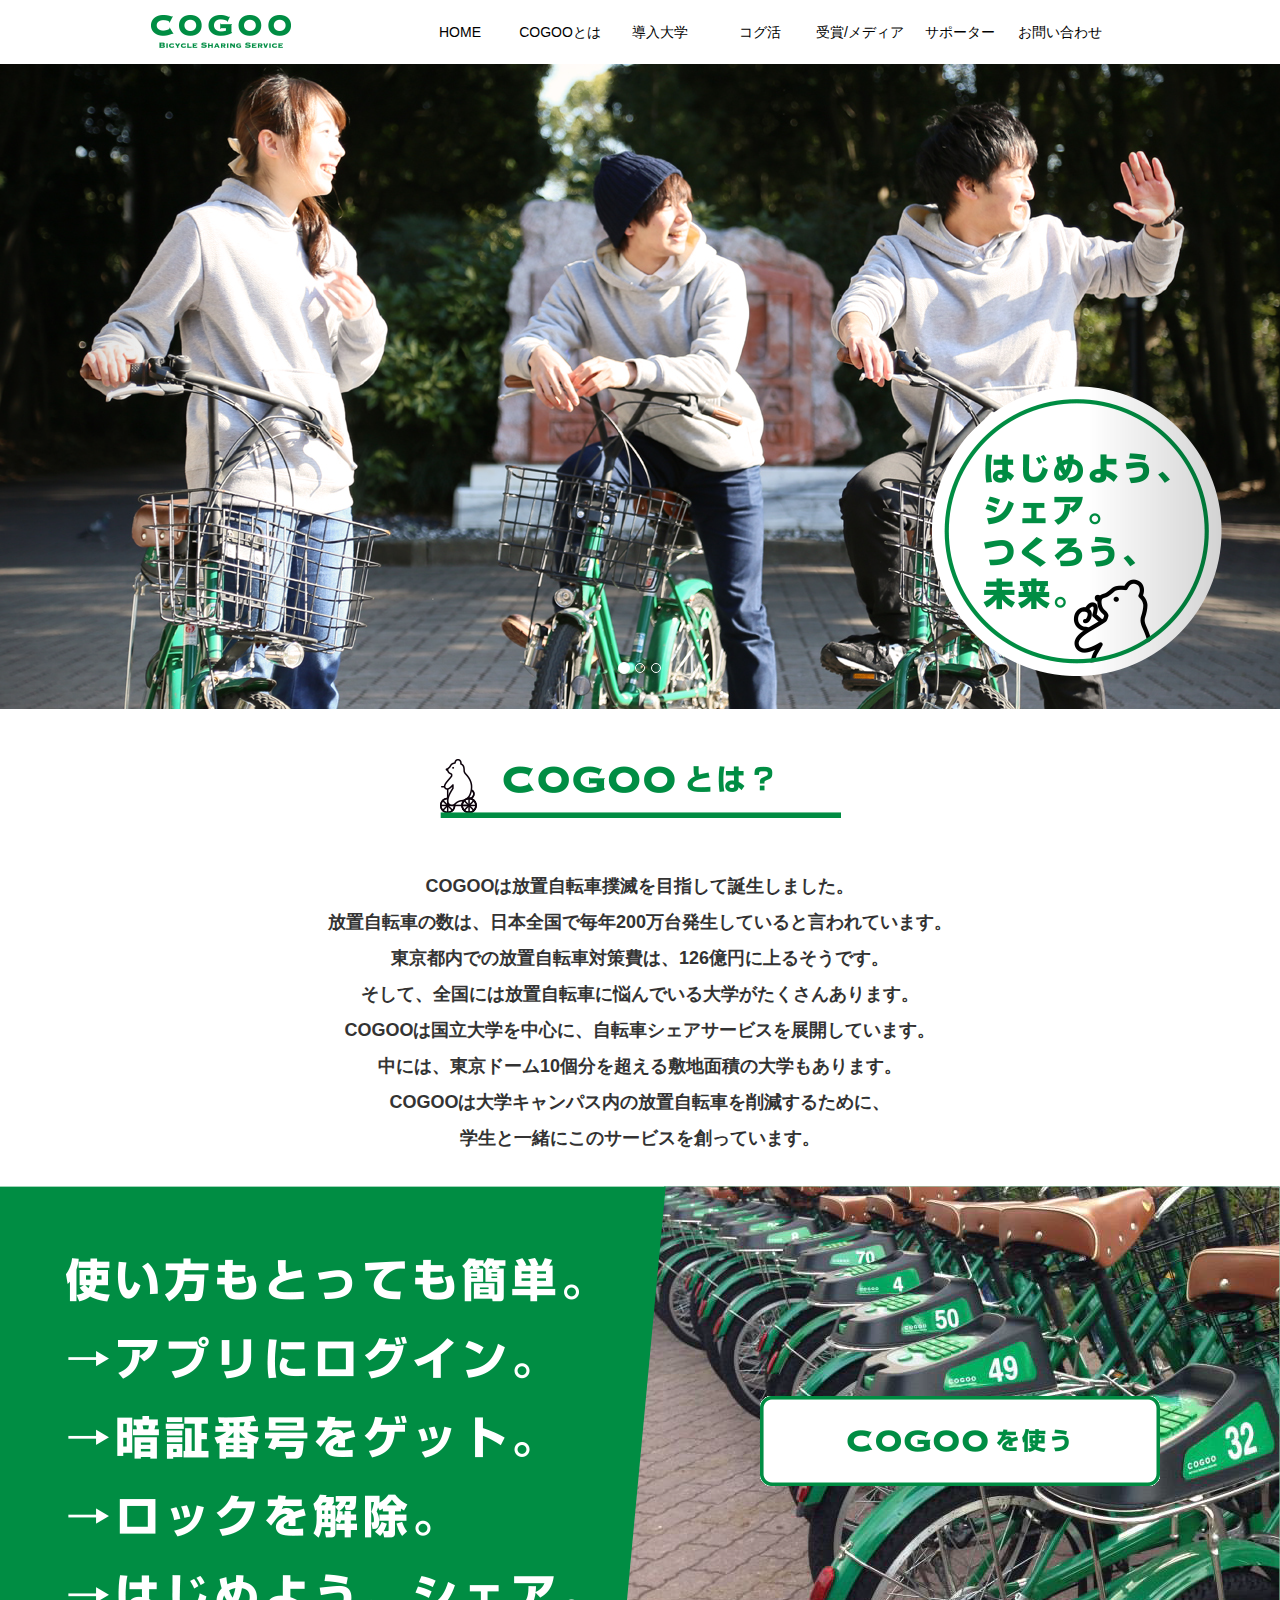
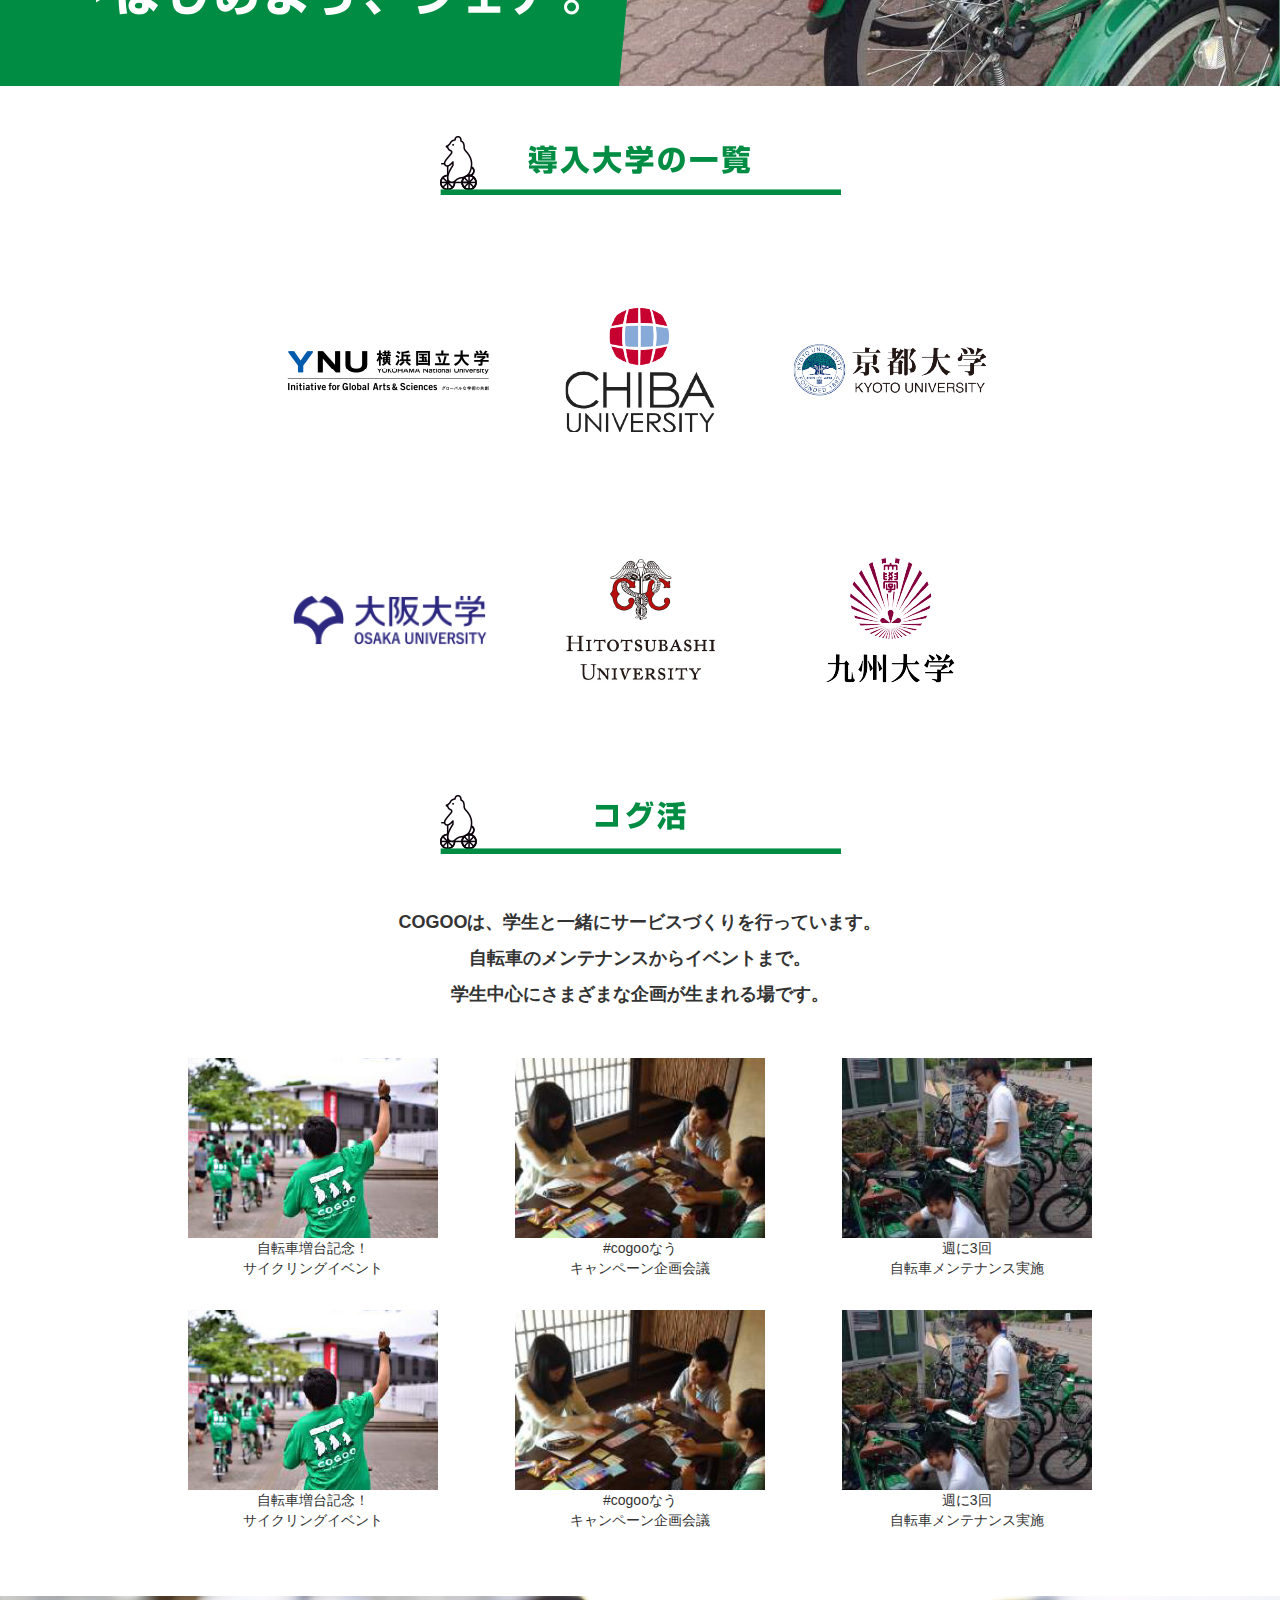
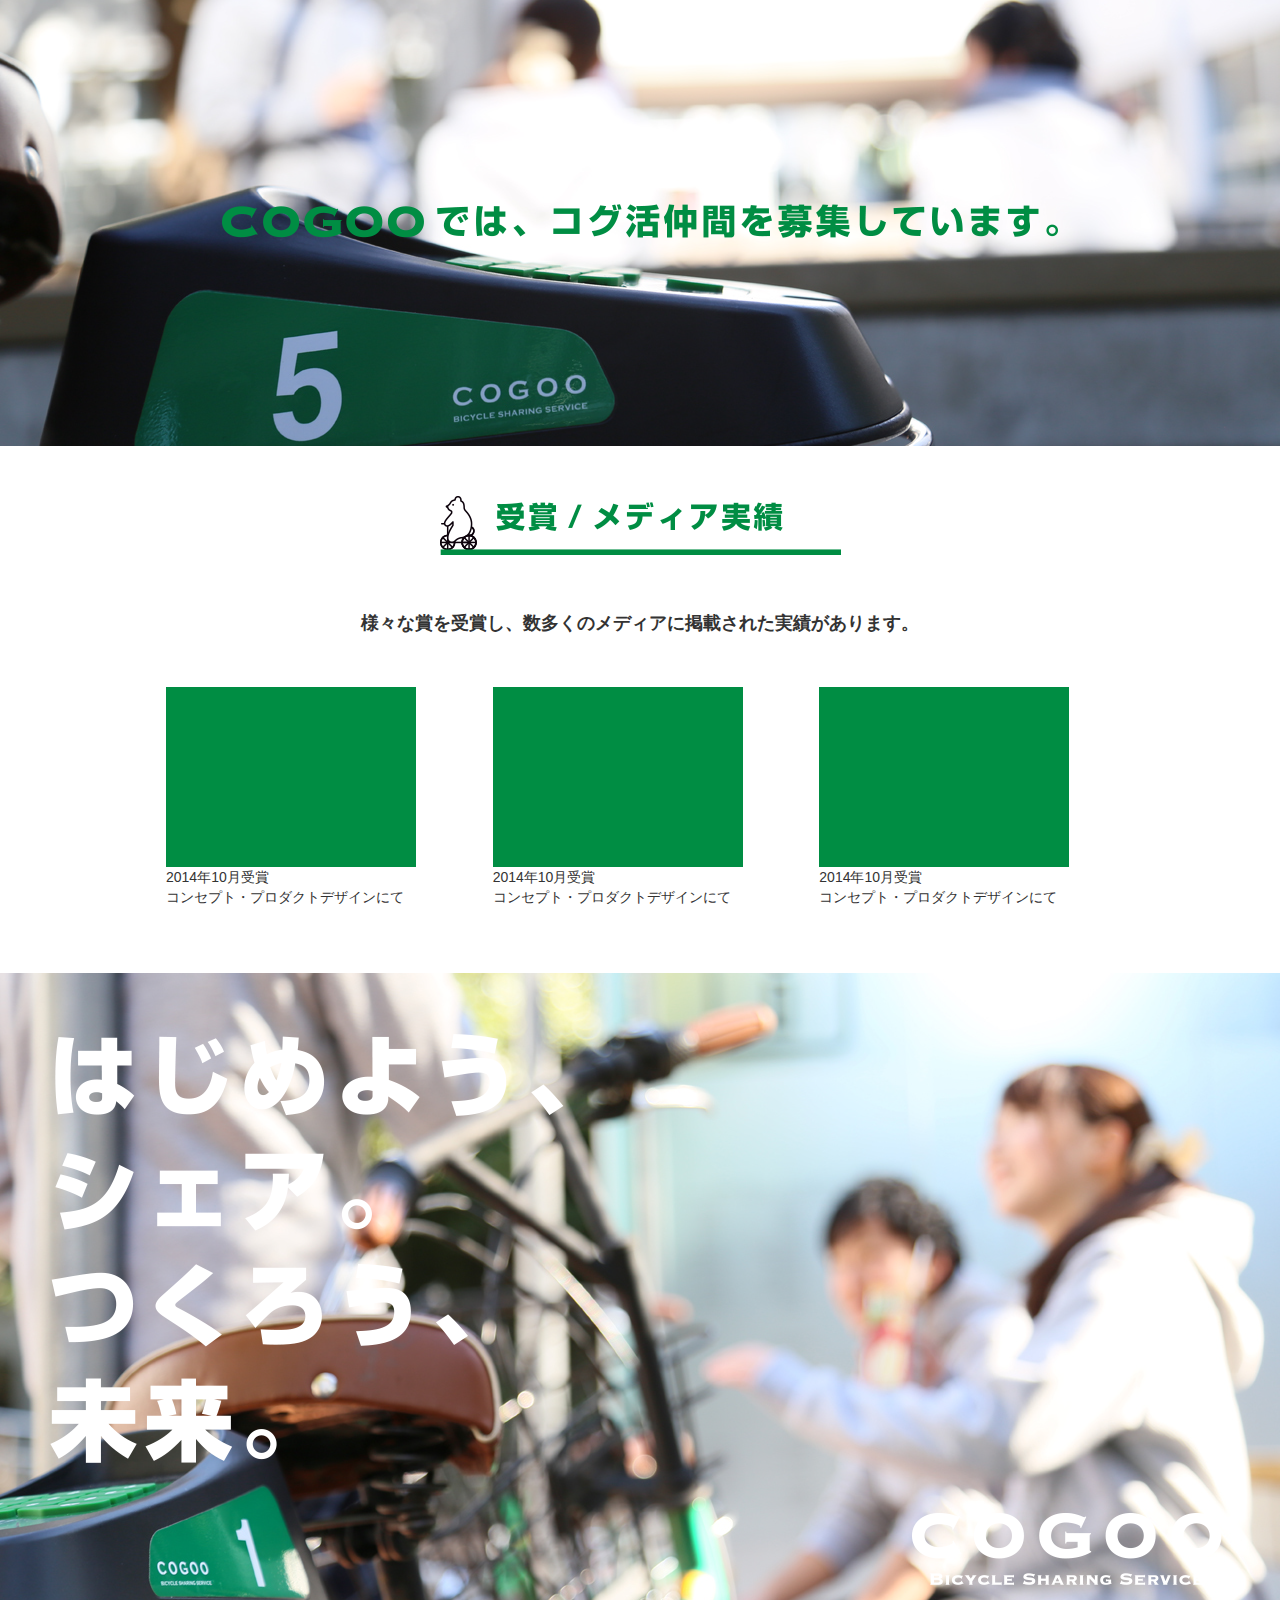
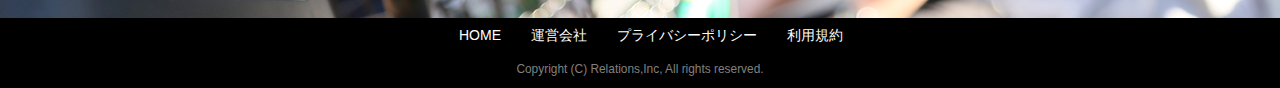
<file: index.html>
<!doctype html>
<html lang="ja">
<head>
  <meta charset="utf-8">
  <title>COGOO</title>
  <meta name="description" content="携帯端末を活用した全く新しい自転車シェアサービスCOGOOのウェブサイトです。" />
  <meta name="keyword" content="COGOO,コグー,リレーションズ株式会社,Relations Inc,シェア,シェアサイクル,コミュニティサイクル,大学,サポーター," />

  <link href="style.css" rel="stylesheet" type="text/css">
  <link href="css/bootstrap.min.css" rel="stylesheet">
  <script type="text/javascript" src="http://ajax.googleapis.com/ajax/libs/jquery/1.9.1/jquery.min.js"></script>
  <script type="text/javascript" src="script.js"></script>
</head>

<body>
  <!-- jQuery (necessary for Bootstrap's JavaScript plugins) -->
  <script src="https://ajax.googleapis.com/ajax/libs/jquery/1.11.1/jquery.min.js"></script>
  <!-- Include all compiled plugins (below), or include individual files as needed -->
  <script src="js/bootstrap.min.js"></script>

<!-- メニューバー -->
  <div id="menu">
    <div id="menu_outer">
      <div id="menu_inner">
        <ul class="menu_list">
          <li class="logo">
            <a href="index.html" class="logo">
              <div id="logo">
                <img src="./img/logo2.png">
              </div>
            </a>
          </li>
          <li>
            <ul class="menu_list" id="menu_name">
              <li class="home">
                <a href="index.html">HOME</a>
              </li>
              <li class="sub">
                <a href="index.html#title_about" class="index-navigation">COGOOとは</a>
              </li>
              <li class="sub">
                <a href="index.html#title_univ" class="index-navigation">導入大学</a>
              </li>
              <li class="cogukatsu">
                <a href="index.html#title_students" class="index-navigation">コグ活</a>
              </li>
              <li class="award">
                <a href="index.html#title_award" class="index-navigation">受賞/メディア</a>
              </li>
              <li class="supporter">
                <a href="supporter.html">サポーター</a>
              </li>
              <li class="contact">
                <a href="contact.html">お問い合わせ</a>
              </li>
            </ul>
          </li>
        </ul>
      </div>
    </div>
  </div>

<!-- トップ画像 -->
  <div class="block_outer">
    <!-- bootstrapのカルーセル -->
    <div id="myCarousel" class="carousel slide" data-ride="carousel" data-interval="2500">
      <!-- インジケータ(カルーセル下部の三つ表示されているスライド枚数を示す丸いアイコン) -->
      <ol class="carousel-indicators">
        <li data-target="#myCarousel" data-slide-to="0" class="active"></li>
        <li data-target="#myCarousel" data-slide-to="1"></li>
        <li data-target="#myCarousel" data-slide-to="2"></li>
      </ol>
      <!-- カルーセルのスライドするコンテンツ部分 -->
      <div class="carousel-inner">
        <div class="item active">
          <img src="./img/home_top1.png" alt="First slide">
          <div class="container">
          </div>
        </div>
        <div class="item">
          <img src="./img/home_top2.png" alt="Second slide">
          <div class="container">
          </div>
        </div>
        <div class="item">
          <img src="./img/home_top3.png" alt="Third slide">
          <div class="container">
          </div>
        </div>
      </div>
      <!-- カルーセルの[次へ][前へ]を操作するコントロールボタン -->
      <a class="left carousel-control" href="#myCarousel" role="button" data-slide="prev"><span class="fa fa-angle-left"></span></a>
      <a class="right carousel-control" href="#myCarousel" role="button" data-slide="next"><span class="fa fa-angle-right"></span></a>
    </div>
  </div>

<!-- COGOOとは -->
  <div class="block_outer">
    <!-- タイトル画像 -->
    <div id="title_about" class="block_title">
    </div>

    <div id="message">
      COGOOは放置自転車撲滅を目指して誕生しました。<br/>
      放置自転車の数は、日本全国で毎年200万台発生していると言われています。<br/>
      東京都内での放置自転車対策費は、126億円に上るそうです。<br/>
      そして、全国には放置自転車に悩んでいる大学がたくさんあります。<br/>
      COGOOは国立大学を中心に、自転車シェアサービスを展開しています。<br/>
      中には、東京ドーム10個分を超える敷地面積の大学もあります。<br/>
      COGOOは大学キャンパス内の放置自転車を削減するために、<br/>
      学生と一緒にこのサービスを創っています。<br/>
    </div>
  </div>

<!-- COGOOを使うボタン -->
  <div id="use_cogoo" class="block">
    <div id="use_cogoo_btn">
      <a href="https://cogoo.jp/sp/" target="_blank"><img src="./img/btn_use_cogoo.png"></a>
    </div>
  </div>

<!-- 導入大学一覧 -->
  <div class="block_outer">
    <div id="title_univ" class="block_title">
    </div>

    <div>
    <!-- align=center をcssファイルの方に書くと効かなかった -->
      <table align="center">
        <tr>
          <td><img src="./img/univ_yokokoku.png"></td>
          <td><img src="./img/univ_chiba.png"></td>
          <td><img src="./img/univ_kyoto.png"></td>
        </tr>
        <tr>
          <td><img src="./img/univ_osaka.png"></td>
          <td><img src="./img/univ_hitotsubashi.png"></td>
          <td><img src="./img/univ_kyushu.png"></td>
        </tr>
      </table>
    </div>
  </div>

<!-- コグ活 -->
  <div class="block_outer">
    <div id="title_students" class="block_title">
    </div>

    <div id=message>
      COGOOは、学生と一緒にサービスづくりを行っています。<br/>
      自転車のメンテナンスからイベントまで。<br/>
      学生中心にさまざまな企画が生まれる場です。
    </div>

    <div id="cogukatsu">
      <table class="activity">
        <tr>
          <td><img src="./img/activity1.jpg"><br>
            自転車増台記念！<br/>サイクリングイベント</td>
          <td><img src="./img/activity2.jpg"><br>
            #cogooなう<br/>キャンペーン企画会議</td>
          <td><img src="./img/activity3.jpg"><br>
            週に3回<br/>自転車メンテナンス実施</td>
        </tr>
        <tr>
          <td><img src="./img/activity1.jpg"><br>
            自転車増台記念！<br/>サイクリングイベント</td>
          <td><img src="./img/activity2.jpg"><br>
            #cogooなう<br/>キャンペーン企画会議</td>
          <td><img src="./img/activity3.jpg"><br>
            週に3回<br/>自転車メンテナンス実施</td>
        </tr>
      </table>
    </div>
  </div>

<!-- コグ活仲間募集 -->
  <div clas="block_outer">
    <div id="cogukatsu_mate" class="block"></div>
  </div>

<!-- 受賞履歴 -->
  <div class="block_outer">
    <div id="title_award" class="block_title">
    </div>

    <div id="message">
      様々な賞を受賞し、数多くのメディアに掲載された実績があります。
    </div>

    <div id="award">
      <table class="activity">
        <tr>
          <td><img src="./img/media1.png"><br>
            2014年10月受賞<br>コンセプト・プロダクトデザインにて</td>
          <td><img src="./img/media1.png"><br>
            2014年10月受賞<br>コンセプト・プロダクトデザインにて</td>
          <td><img src="./img/media1.png"><br>
            2014年10月受賞<br>コンセプト・プロダクトデザインにて</td>
        </tr>
      </table>
    </div>
  </div>

<!-- フッターイメージ -->
  <div clas="block_outer">
    <div id="footer_img" class="block"></div>
  </div>

<!-- フッター -->
  <div id="footer">
    <ul>
  　　 <li><a href="index.html">HOME</a></li>
      <li><a href="http://www.relationsgroup.co.jp" target="_blank">運営会社</a></li>
      <li><a href="p_policy.html">プライバシーポリシー</a></li>
      <li><a href="u_policy.html">利用規約</a></li>
    </ul>
  </diV>
  <div id="copy">
      <small>Copyright (C) Relations,Inc, All rights reserved.</small>
  </div>

</body>
</html>
</file>
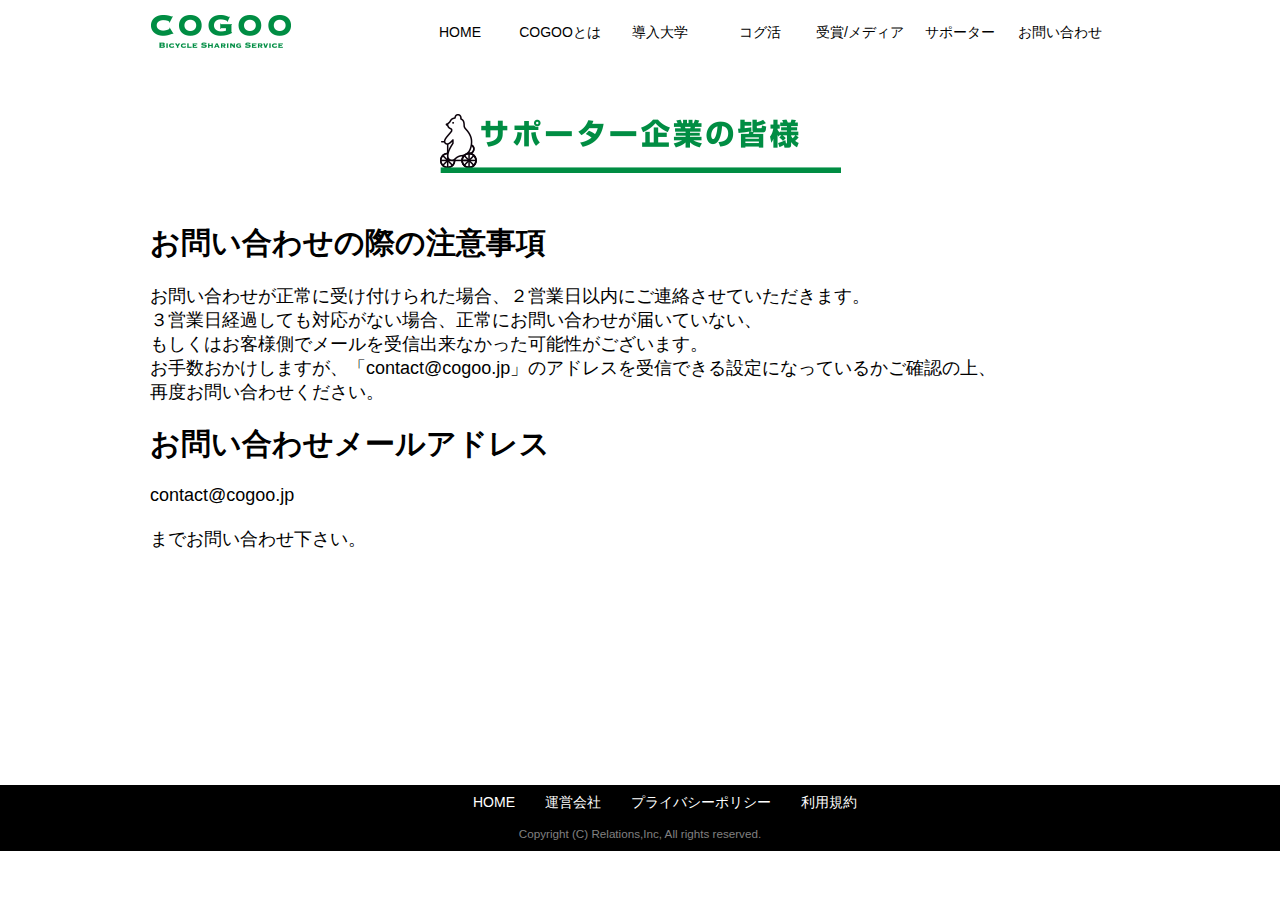
<file: contact.html>
<!doctype html>
<html lang="ja">
<head>
  <meta charset="utf-8">
  <title>COGOO</title>
  <meta name="description" content="携帯端末を活用した全く新しい自転車シェアサービスCOGOOのウェブサイトです。" />
  <meta name="keyword" content="COGOO,コグー,リレーションズ株式会社,Relations Inc,シェア,シェアサイクル,コミュニティサイクル,大学,サポーター," />

  <link href="style.css" rel="stylesheet" type="text/css">
  <script type="text/javascript" src="http://ajax.googleapis.com/ajax/libs/jquery/1.9.1/jquery.min.js"></script>
  <script type="text/javascript" src="script.js"></script>
</head>

<body>
  <div id="menu">
    <div id="menu_outer">
      <div id="menu_inner">
        <ul class="menu_list">
          <li class="logo">
            <a href="index.html" class="logo">
              <div id="logo">
                <img src="./img/logo2.png">
              </div>
            </a>
          </li>
          <li>
            <ul class="menu_list" id="menu_name">
              <li class="home">
                <a href="index.html">HOME</a>
              </li>
              <li class="sub">
                <a href="index.html#title_about" class="index-navigation">COGOOとは</a>
              </li>
              <li class="sub">
                <a href="index.html#title_univ" class="index-navigation">導入大学</a>
              </li>
              <li class="cogukatsu">
                <a href="index.html#title_students" class="index-navigation">コグ活</a>
              </li>
              <li class="award">
                <a href="index.html#title_award" class="index-navigation">受賞/メディア</a>
              </li>
              <li class="supporter">
                <a href="supporter.html">サポーター</a>
              </li>
              <li class="contact">
                <a href="contact.html">お問い合わせ</a>
              </li>
            </ul>
          </li>
        </ul>
      </div>
    </div>
  </div>

  <div class="block_outer">
    <div id="title_supporter" class="block_title">
    </div>

    <div id="contact">
      <h1>お問い合わせの際の注意事項</h1>
      <p>お問い合わせが正常に受け付けられた場合、２営業日以内にご連絡させていただきます。<br>
      ３営業日経過しても対応がない場合、正常にお問い合わせが届いていない、<br>
      もしくはお客様側でメールを受信出来なかった可能性がございます。<br>
      お手数おかけしますが、「contact@cogoo.jp」のアドレスを受信できる設定になっているかご確認の上、<br>
      再度お問い合わせください。</p>
      <h1>お問い合わせメールアドレス</h1>
      <p>
      contact@cogoo.jp
      <br/>
      <br/>
      までお問い合わせ下さい。
      </p>
      <br/>
    </div>
  </div>


  <!-- フッター -->
  <div id="footer">
    <ul>
      <li><a href="index.html">HOME</a></li>
      <li><a href="http://www.relationsgroup.co.jp" target="_blank">運営会社</a></li>
      <li><a href="p_policy.html">プライバシーポリシー</a></li>
      <li><a href="u_policy.html">利用規約</a></li>
    </ul>
  </diV>
  <div id="copy">
    <small>Copyright (C) Relations,Inc, All rights reserved.</small>
  </div>
</body>
</html>
</file>
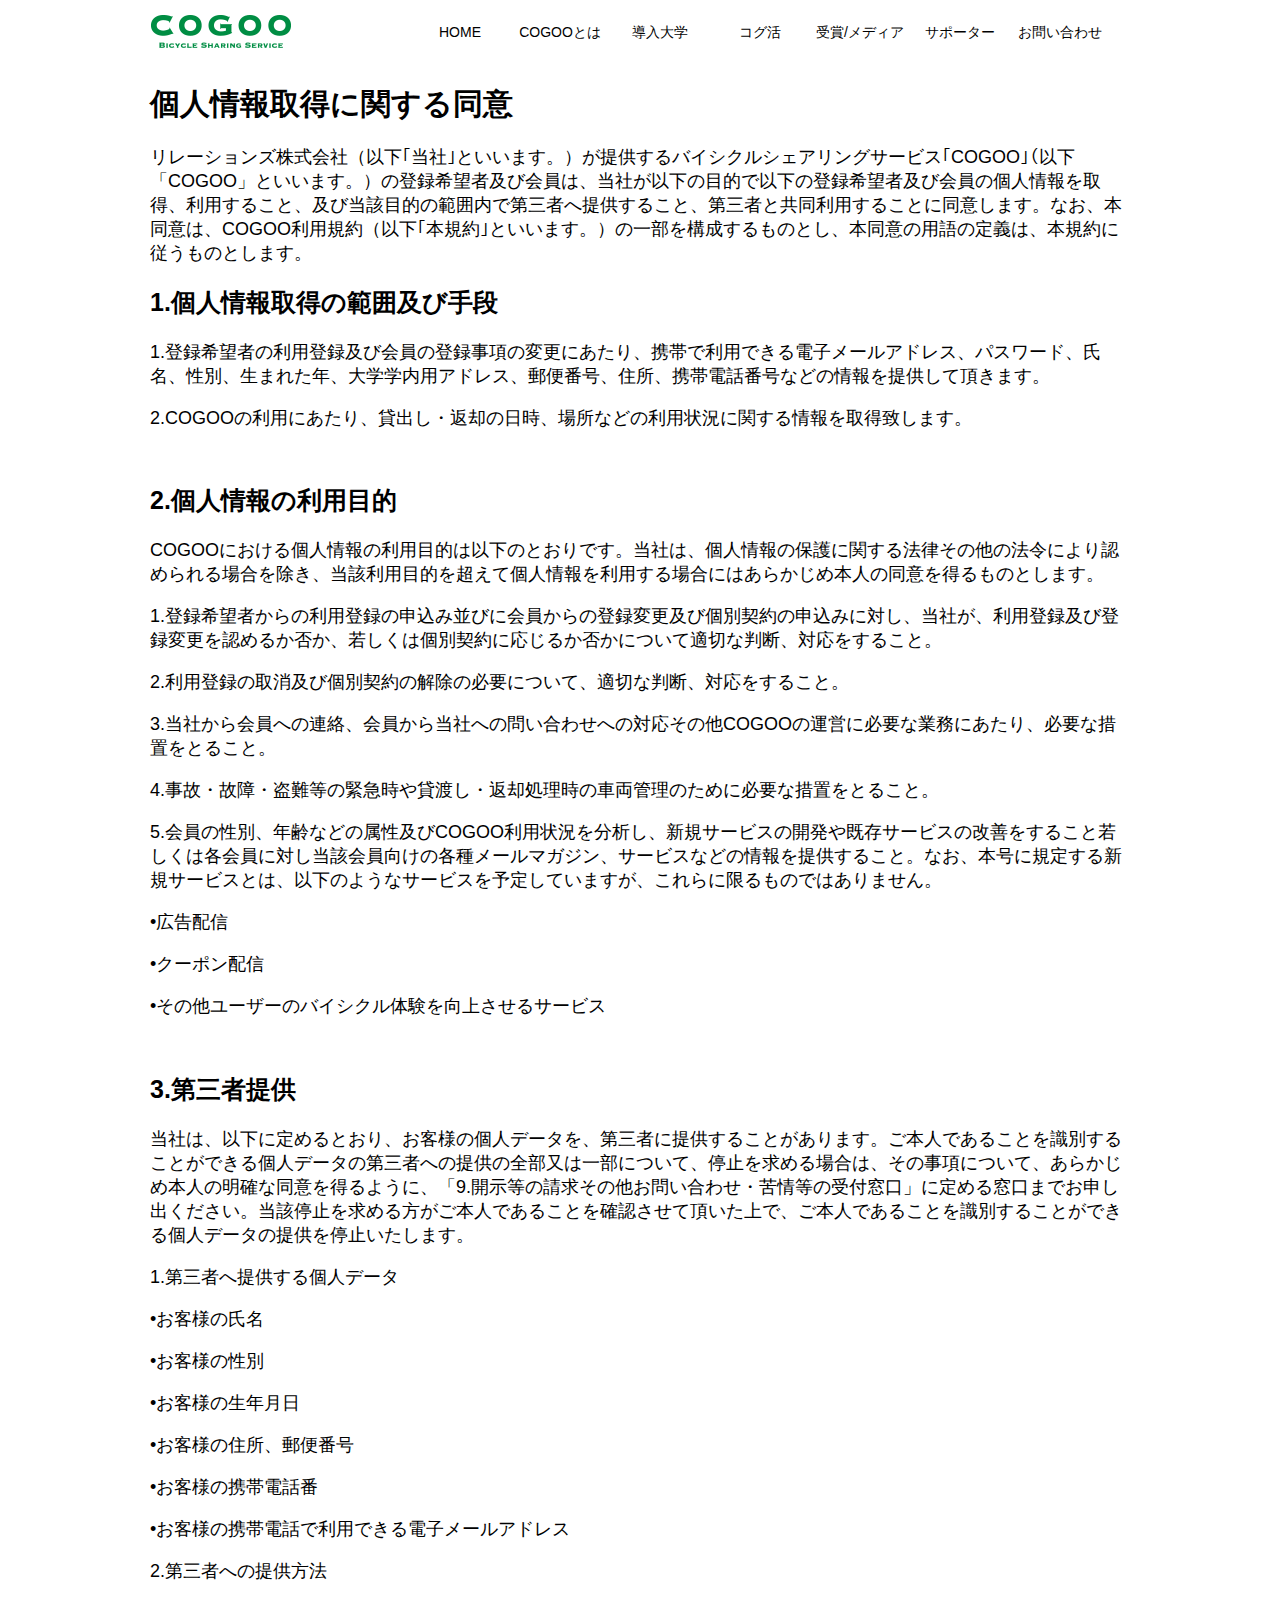
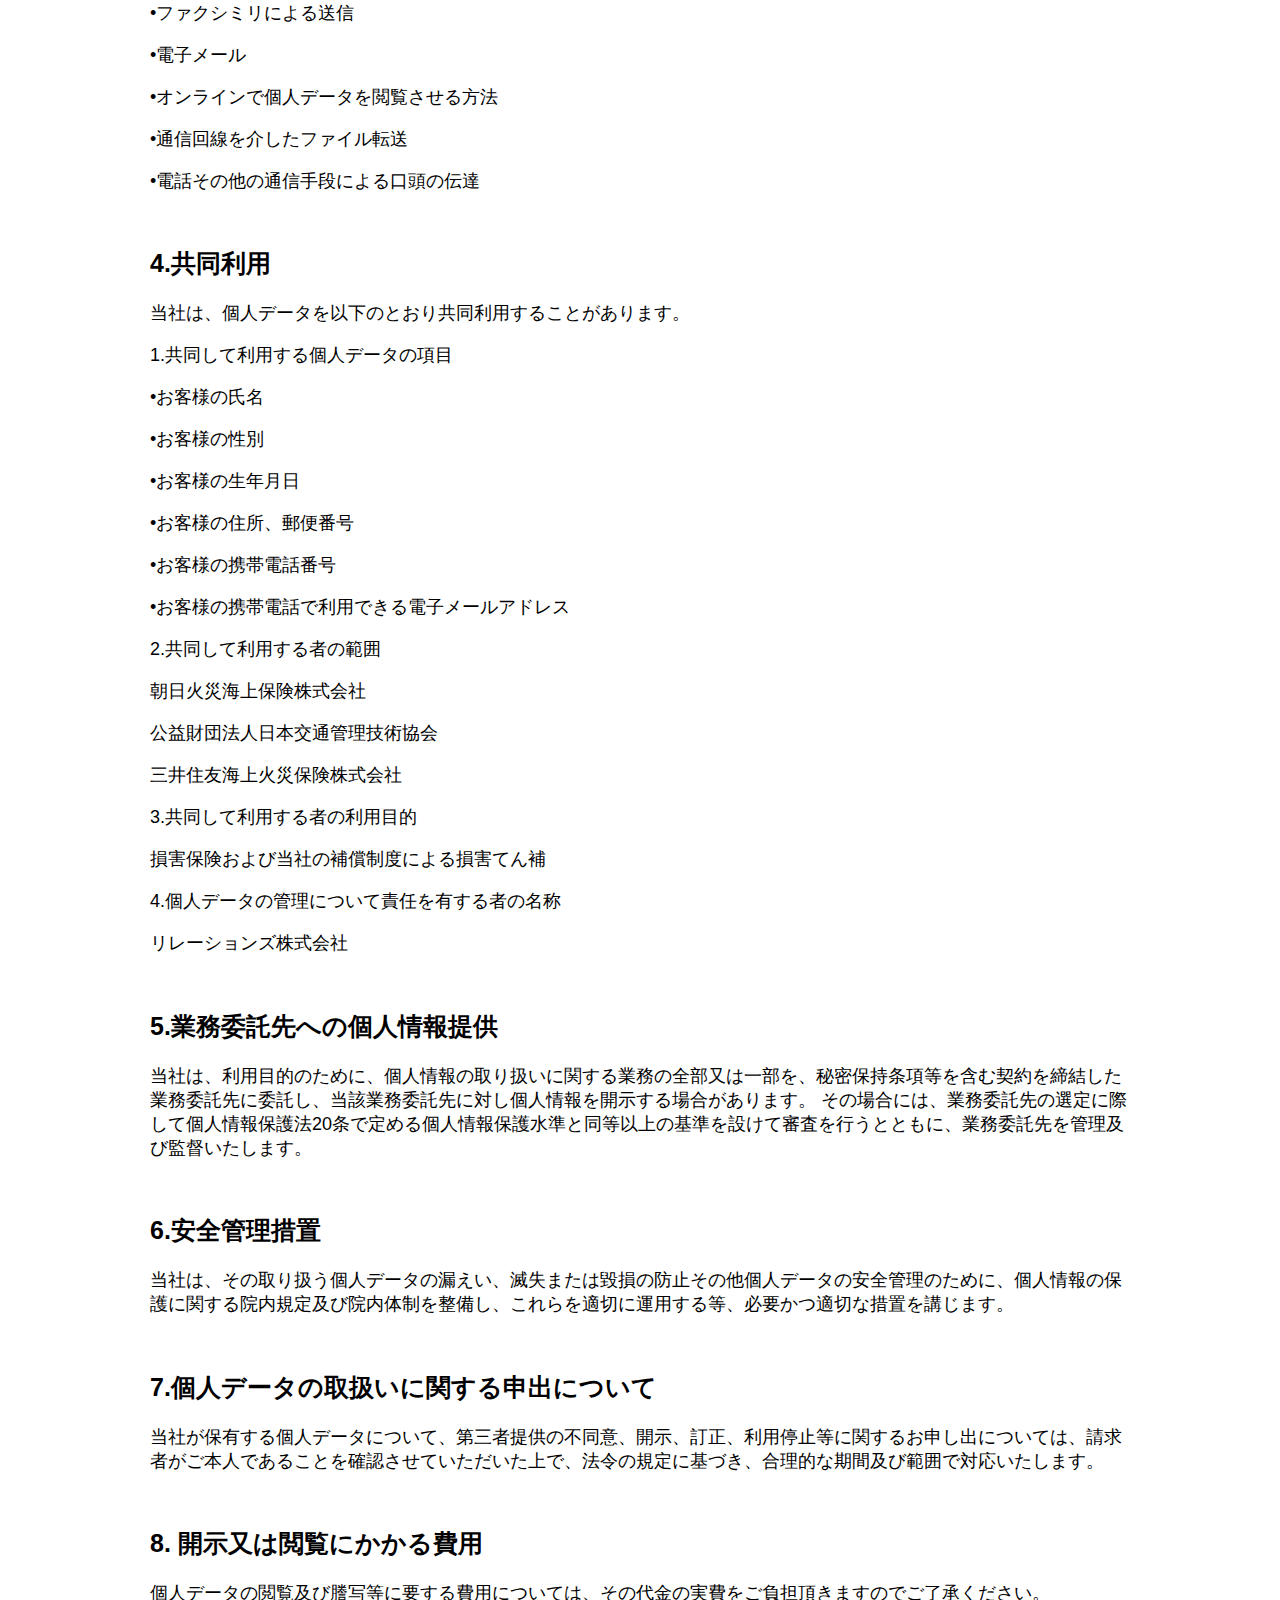
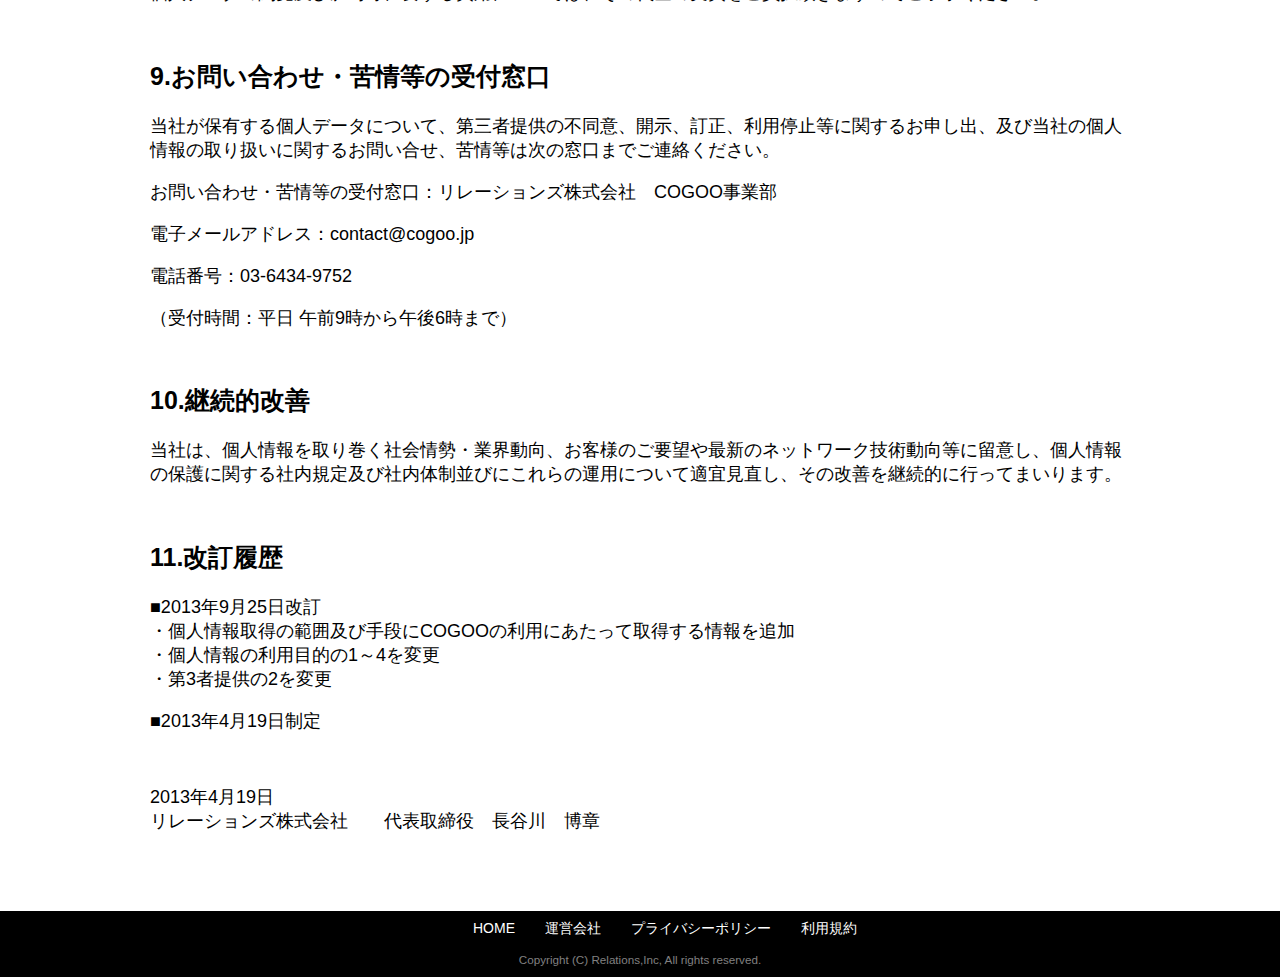
<file: p_policy.html>
<!doctype html>
<html lang="ja">
<head>
  <meta charset="utf-8">
  <title>COGOO</title>
  <meta name="description" content="携帯端末を活用した全く新しい自転車シェアサービスCOGOOのウェブサイトです。" />
  <meta name="keyword" content="COGOO,コグー,リレーションズ株式会社,Relations Inc,シェア,シェアサイクル,コミュニティサイクル,大学,サポーター," />

  <link href="style.css" rel="stylesheet" type="text/css">
  <script type="text/javascript" src="http://ajax.googleapis.com/ajax/libs/jquery/1.9.1/jquery.min.js"></script>
  <script type="text/javascript" src="script.js"></script>
</head>

<body>
  <div id="menu">
    <div id="menu_outer">
      <div id="menu_inner">
        <ul class="menu_list">
          <li class="logo">
            <a href="index.html" class="logo">
              <div id="logo">
                <img src="./img/logo2.png">
              </div>
            </a>
          </li>
          <li>
            <ul class="menu_list" id="menu_name">
              <li class="home">
                <a href="index.html">HOME</a>
              </li>
              <li class="sub">
                <a href="index.html#title_about" class="index-navigation">COGOOとは</a>
              </li>
              <li class="sub">
                <a href="index.html#title_univ" class="index-navigation">導入大学</a>
              </li>
              <li class="cogukatsu">
                <a href="index.html#title_students" class="index-navigation">コグ活</a>
              </li>
              <li class="award">
                <a href="index.html#title_award" class="index-navigation">受賞/メディア</a>
              </li>
              <li class="supporter">
                <a href="supporter.html">サポーター</a>
              </li>
              <li class="contact">
                <a href="contact.html">お問い合わせ</a>
              </li>
            </ul>
          </li>
        </ul>
      </div>
    </div>
  </div>

          <div id="p-policy">

              <h1>個人情報取得に関する同意</h1>
              <p>リレーションズ株式会社（以下｢当社｣といいます。）が提供するバイシクルシェアリングサービス｢COGOO｣（以下「COGOO」といいます。）の登録希望者及び会員は、当社が以下の目的で以下の登録希望者及び会員の個人情報を取得、利用すること、及び当該目的の範囲内で第三者へ提供すること、第三者と共同利用することに同意します。なお、本同意は、COGOO利用規約（以下｢本規約｣といいます。）の一部を構成するものとし、本同意の用語の定義は、本規約に従うものとします。</p>

              <h2>1.個人情報取得の範囲及び手段</h2>

              <p>1.登録希望者の利用登録及び会員の登録事項の変更にあたり、携帯で利用できる電子メールアドレス、パスワード、氏名、性別、生まれた年、大学学内用アドレス、郵便番号、住所、携帯電話番号などの情報を提供して頂きます。</p>
              <p>2.COGOOの利用にあたり、貸出し・返却の日時、場所などの利用状況に関する情報を取得致します。</p>

                <br/>

                <h2>2.個人情報の利用目的</h2>
                  <p>COGOOにおける個人情報の利用目的は以下のとおりです。当社は、個人情報の保護に関する法律その他の法令により認められる場合を除き、当該利用目的を超えて個人情報を利用する場合にはあらかじめ本人の同意を得るものとします。</p>
                  <p>1.登録希望者からの利用登録の申込み並びに会員からの登録変更及び個別契約の申込みに対し、当社が、利用登録及び登録変更を認めるか否か、若しくは個別契約に応じるか否かについて適切な判断、対応をすること。</p>
                  <p>2.利用登録の取消及び個別契約の解除の必要について、適切な判断、対応をすること。</p>
                  <p>3.当社から会員への連絡、会員から当社への問い合わせへの対応その他COGOOの運営に必要な業務にあたり、必要な措置をとること。</p>
                  <p>4.事故・故障・盗難等の緊急時や貸渡し・返却処理時の車両管理のために必要な措置をとること。</p>
                  <p>5.会員の性別、年齢などの属性及びCOGOO利用状況を分析し、新規サービスの開発や既存サービスの改善をすること若しくは各会員に対し当該会員向けの各種メールマガジン、サービスなどの情報を提供すること。なお、本号に規定する新規サービスとは、以下のようなサービスを予定していますが、これらに限るものではありません。</p>
                  <p>•広告配信</p>
                  <p>•クーポン配信</p>
                  <p>•その他ユーザーのバイシクル体験を向上させるサービス</p>
                <br/>

                <h2>3.第三者提供</h2>
                  <p>当社は、以下に定めるとおり、お客様の個人データを、第三者に提供することがあります。ご本人であることを識別することができる個人データの第三者への提供の全部又は一部について、停止を求める場合は、その事項について、あらかじめ本人の明確な同意を得るように、「9.開示等の請求その他お問い合わせ・苦情等の受付窓口」に定める窓口までお申し出ください。当該停止を求める方がご本人であることを確認させて頂いた上で、ご本人であることを識別することができる個人データの提供を停止いたします。</p>
                  <p>1.第三者へ提供する個人データ</p>
                  <p>•お客様の氏名</p>
                  <p>•お客様の性別</p>
                  <p>•お客様の生年月日</p>
                  <p>•お客様の住所、郵便番号</p>
                  <p>•お客様の携帯電話番</p>
                  <p>•お客様の携帯電話で利用できる電子メールアドレス</p>
                  <p>2.第三者への提供方法</p>
                  <p>•ファクシミリによる送信</p>
                  <p>•電子メール</p>
                  <p>•オンラインで個人データを閲覧させる方法</p>
                  <p>•通信回線を介したファイル転送</p>
                  <p>•電話その他の通信手段による口頭の伝達</p>
                <br/>

                <h2>4.共同利用</h2>
                  <p>当社は、個人データを以下のとおり共同利用することがあります。</p>
                  <p>1.共同して利用する個人データの項目</p>
                  <p>•お客様の氏名</p>
                  <p>•お客様の性別</p>
                  <p>•お客様の生年月日</p>
                  <p>•お客様の住所、郵便番号</p>
                  <p>•お客様の携帯電話番号</p>
                  <p>•お客様の携帯電話で利用できる電子メールアドレス</p>
                  <p>2.共同して利用する者の範囲</p>
                  <p>朝日火災海上保険株式会社</p>
                  <p>公益財団法人日本交通管理技術協会</p>
                  <p>三井住友海上火災保険株式会社</p>
                  <p>3.共同して利用する者の利用目的</p>
                  <p>損害保険および当社の補償制度による損害てん補</p>
                  <p>4.個人データの管理について責任を有する者の名称</p>
                  <p>リレーションズ株式会社</p>
                <br/>
                <h2>5.業務委託先への個人情報提供</h2>
                  <p>当社は、利用目的のために、個人情報の取り扱いに関する業務の全部又は一部を、秘密保持条項等を含む契約を締結した業務委託先に委託し、当該業務委託先に対し個人情報を開示する場合があります。 その場合には、業務委託先の選定に際して個人情報保護法20条で定める個人情報保護水準と同等以上の基準を設けて審査を行うとともに、業務委託先を管理及び監督いたします。</p>
                <br/>
                <h2>6.安全管理措置</h2>
                  <p>当社は、その取り扱う個人データの漏えい、滅失または毀損の防止その他個人データの安全管理のために、個人情報の保護に関する院内規定及び院内体制を整備し、これらを適切に運用する等、必要かつ適切な措置を講じます。</p>
                <br/>
                <h2>7.個人データの取扱いに関する申出について</h2>
                  <p>当社が保有する個人データについて、第三者提供の不同意、開示、訂正、利用停止等に関するお申し出については、請求者がご本人であることを確認させていただいた上で、法令の規定に基づき、合理的な期間及び範囲で対応いたします。</p>
                <br/>
                <h2>8. 開示又は閲覧にかかる費用</h2>

                  <p>個人データの閲覧及び謄写等に要する費用については、その代金の実費をご負担頂きますのでご了承ください。</p>
                <br/>


                <h2>9.お問い合わせ・苦情等の受付窓口</h2>

                  <p>当社が保有する個人データについて、第三者提供の不同意、開示、訂正、利用停止等に関するお申し出、及び当社の個人情報の取り扱いに関するお問い合せ、苦情等は次の窓口までご連絡ください。</p>
                  <p>お問い合わせ・苦情等の受付窓口：リレーションズ株式会社　COGOO事業部</p>
                  <p>電子メールアドレス：contact@cogoo.jp</p>
                  <p>電話番号：03-6434-9752</p>
                  <p>（受付時間：平日 午前9時から午後6時まで）</p>
                <br/>


                <h2>10.継続的改善</h2>

                  <p>当社は、個人情報を取り巻く社会情勢・業界動向、お客様のご要望や最新のネットワーク技術動向等に留意し、個人情報の保護に関する社内規定及び社内体制並びにこれらの運用について適宜見直し、その改善を継続的に行ってまいります。</p>
                <br/>


                <h2>11.改訂履歴</h2>

                  <p>■2013年9月25日改訂<br>
                  ・個人情報取得の範囲及び手段にCOGOOの利用にあたって取得する情報を追加<br>
                  ・個人情報の利用目的の1～4を変更<br>
                  ・第3者提供の2を変更</p>
                  <p>■2013年4月19日制定</p>
                <br/>

              <p>2013年4月19日<br>
              リレーションズ株式会社　　代表取締役　長谷川　博章<p/>
            <br/>
            <br/>

          </div>



          <!-- フッター -->
          <div id="footer">
            <ul>
              <li><a href="index.html">HOME</a></li>
              <li><a href="http://www.relationsgroup.co.jp" target="_blank">運営会社</a></li>
              <li><a href="p_policy.html">プライバシーポリシー</a></li>
              <li><a href="u_policy.html">利用規約</a></li>
            </ul>
          </diV>
          <div id="copy">
            <small>Copyright (C) Relations,Inc, All rights reserved.</small>
          </div>

</body>
</html>
</file>
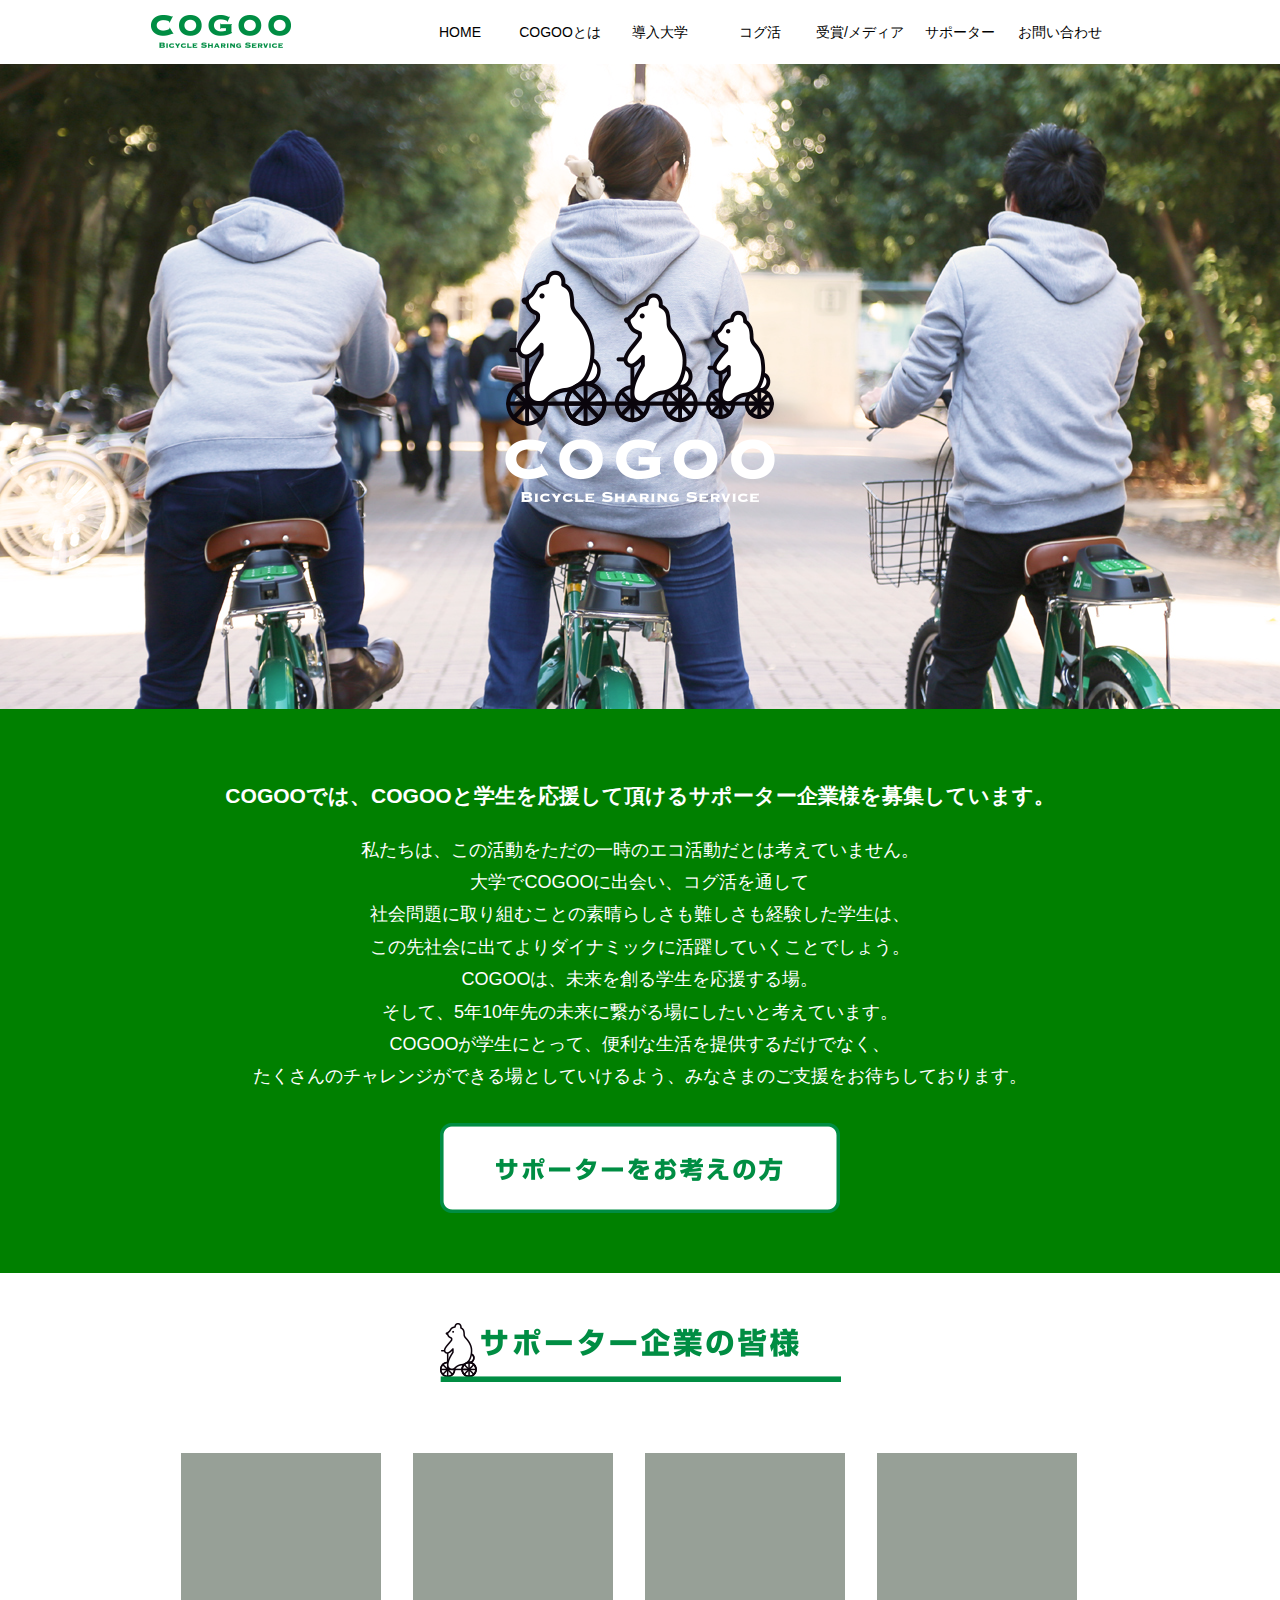
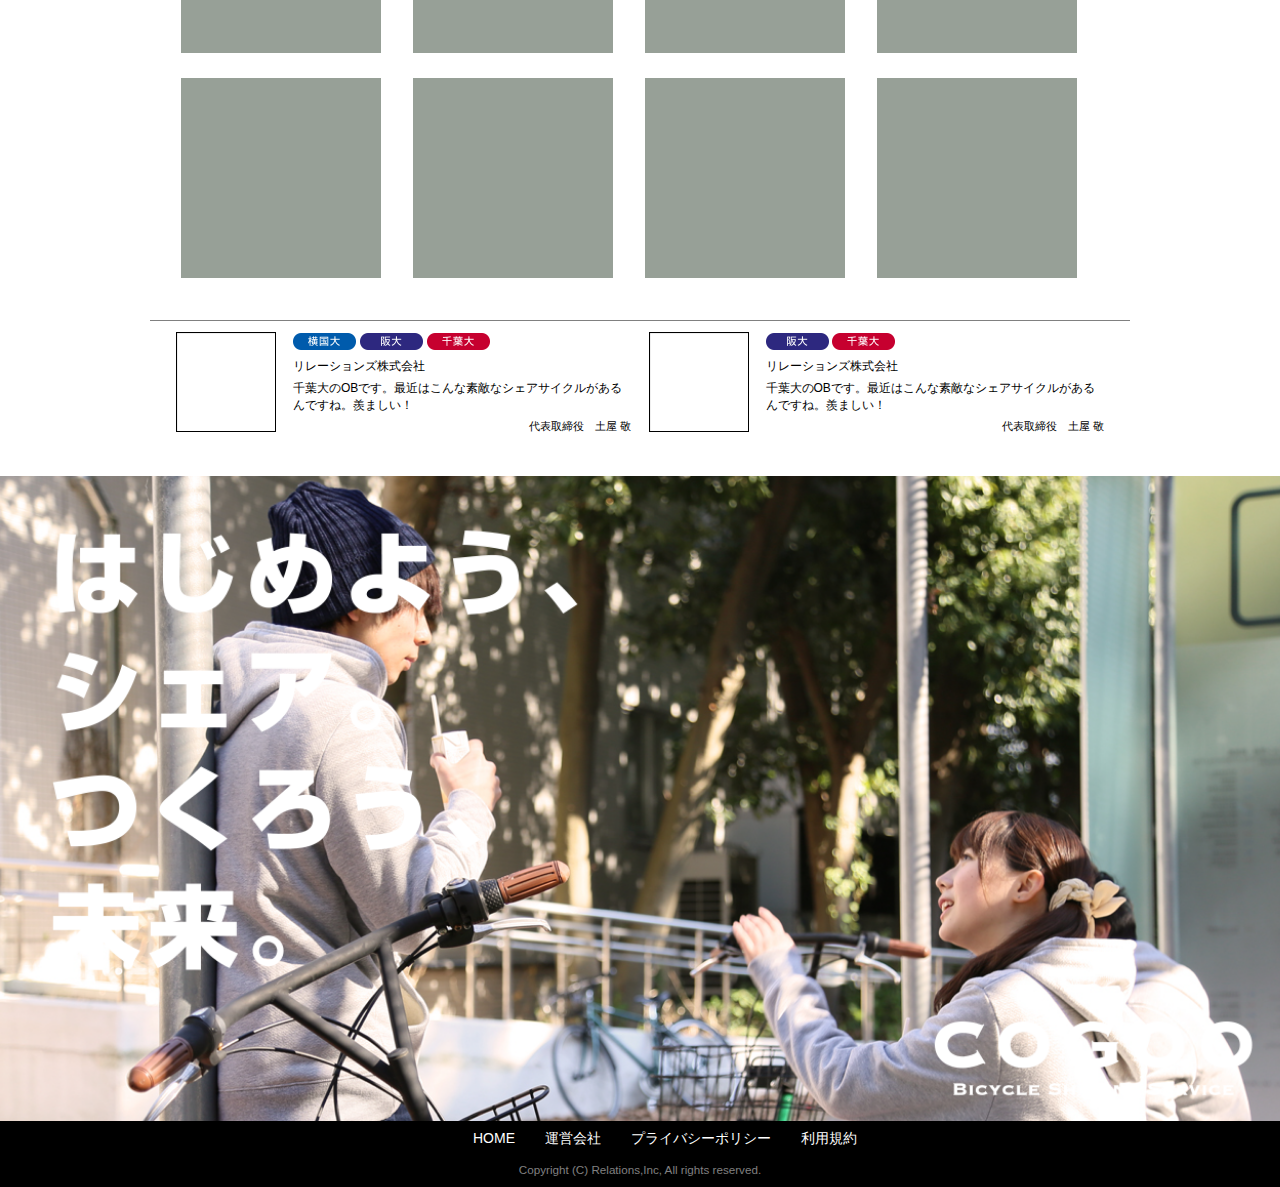
<file: supporter.html>
<!doctype html>
<html lang="ja">
<head>
  <meta charset="utf-8">
  <title>COGOO</title>
  <meta name="description" content="携帯端末を活用した全く新しい自転車シェアサービスCOGOOのウェブサイトです。" />
  <meta name="keyword" content="COGOO,コグー,リレーションズ株式会社,Relations Inc,シェア,シェアサイクル,コミュニティサイクル,大学,サポーター," />

  <link href="style.css" rel="stylesheet" type="text/css">
  <script type="text/javascript" src="http://ajax.googleapis.com/ajax/libs/jquery/1.9.1/jquery.min.js"></script>
  <script type="text/javascript" src="script.js"></script>
</head>

<body>
<!-- メニューバー -->
  <div id="menu">
    <div id="menu_outer">
      <div id="menu_inner">
        <ul class="menu_list">
          <li class="logo">
            <a href="index.html" class="logo">
              <div id="logo">
                <img src="./img/logo2.png">
              </div>
            </a>
          </li>
          <li>
            <ul class="menu_list" id="menu_name">
              <li class="home">
                <a href="index.html">HOME</a>
              </li>
              <li class="sub">
                <a href="index.html#title_about" class="index-navigation">COGOOとは</a>
              </li>
              <li class="sub">
                <a href="index.html#title_univ" class="index-navigation">導入大学</a>
              </li>
              <li class="cogukatsu">
                <a href="index.html#title_students" class="index-navigation">コグ活</a>
              </li>
              <li class="award">
                <a href="index.html#title_award" class="index-navigation">受賞/メディア</a>
              </li>
              <li class="supporter">
                <a href="supporter.html">サポーター</a>
              </li>
              <li class="contact">
                <a href="contact.html">お問い合わせ</a>
              </li>
            </ul>
          </li>
        </ul>
      </div>
    </div>
  </div>

  <div class="block_outer">
    <div id="supporter_img" class="block">
    </div>
    <div id="supporter">
      <h3>COGOOでは、COGOOと学生を応援して頂けるサポーター企業様を募集しています。</h3>
      私たちは、この活動をただの一時のエコ活動だとは考えていません。<br>
      大学でCOGOOに出会い、コグ活を通して<br>
      社会問題に取り組むことの素晴らしさも難しさも経験した学生は、<br>
      この先社会に出てよりダイナミックに活躍していくことでしょう。<br>
      COGOOは、未来を創る学生を応援する場。<br>
      そして、5年10年先の未来に繋がる場にしたいと考えています。<br>
      COGOOが学生にとって、便利な生活を提供するだけでなく、<br>
      たくさんのチャレンジができる場としていけるよう、みなさまのご支援をお待ちしております。

      <!-- ボタン -->
      <div class=join_cogoo>
        <a href="/contact.html"><img src="./img/btn_supporter.png"></a>
      </div>
    </div>
  </div>

  <div class="block_outer">
    <div id="title_supporter" class="block_title">
    </div>

    <div id="supporter1">
      <table class="supporter1">
        <tr>
          <td><img src="./img/company_logo.png"></td>
          <td><img src="./img/company_logo.png"></td>
          <td><img src="./img/company_logo.png"></td>
          <td><img src="./img/company_logo.png"></td>
        </tr>
        <tr>
          <td><img src="./img/company_logo.png"></td>
          <td><img src="./img/company_logo.png"></td>
          <td><img src="./img/company_logo.png"></td>
          <td><img src="./img/company_logo.png"></td>
        </tr>
      </table>
    </div>

  　<div id="supporter2">
      <table class="supporter2">
        <tr>
          <td rowspan="4"><img src="./img/supporter_logo.png"></td>
          <td><img src="./img/univ_icon_yokokoku.png"> <img src="./img/univ_icon_osaka.png"> <img src="./img/univ_icon_chiba.png"></td>
          <td rowspan="4"><img src="./img/supporter_logo.png"></td>
          <td><img src="./img/univ_icon_osaka.png"> <img src="./img/univ_icon_chiba.png"></td>
        </tr>
        <tr>
          <td class="company">リレーションズ株式会社</td>
          <td class="company">リレーションズ株式会社</td>
        </tr>
        <tr>
          <td class="comment">千葉大のOBです。最近はこんな素敵なシェアサイクルがあるんですね。羨ましい！</td>
          <td class="comment">千葉大のOBです。最近はこんな素敵なシェアサイクルがあるんですね。羨ましい！</td>
        </tr>
        <tr>
          <td class="name">代表取締役　土屋 敬</td>
          <td class="name">代表取締役　土屋 敬</td>
        </tr>
      </table>
    </div>
  </div>

  <!-- フッターイメージ -->
  <div clas="block_outer">
    <div id="supporter_footer_img" class="block"></div>
  </div>

  <!-- フッター -->
  <div id="footer">
    <ul>
      <li><a href="index.html">HOME</a></li>
      <li><a href="http://www.relationsgroup.co.jp" target="_blank">運営会社</a></li>
      <li><a href="p_policy.html">プライバシーポリシー</a></li>
      <li><a href="u_policy.html">利用規約</a></li>
    </ul>
  </diV>
  <div id="copy">
    <small>Copyright (C) Relations,Inc, All rights reserved.</small>
  </div>

</body>
</html>
</file>
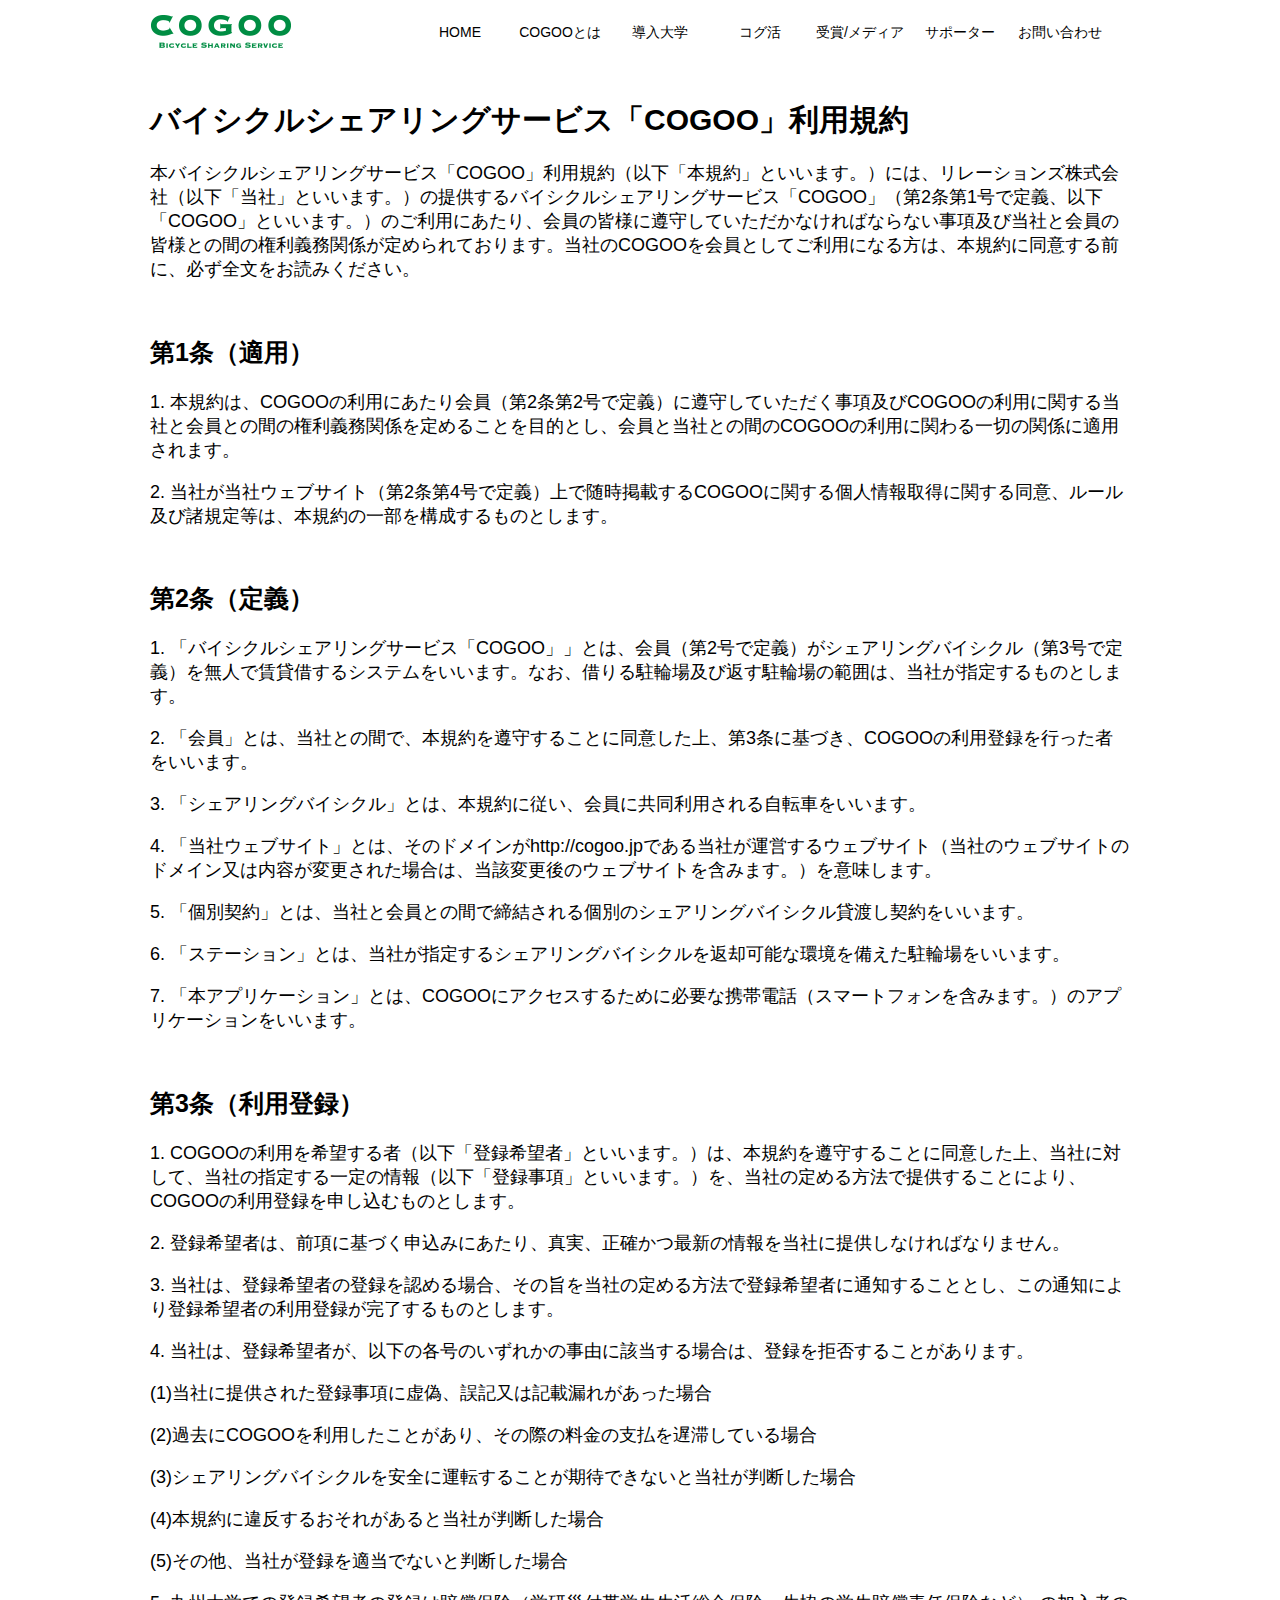
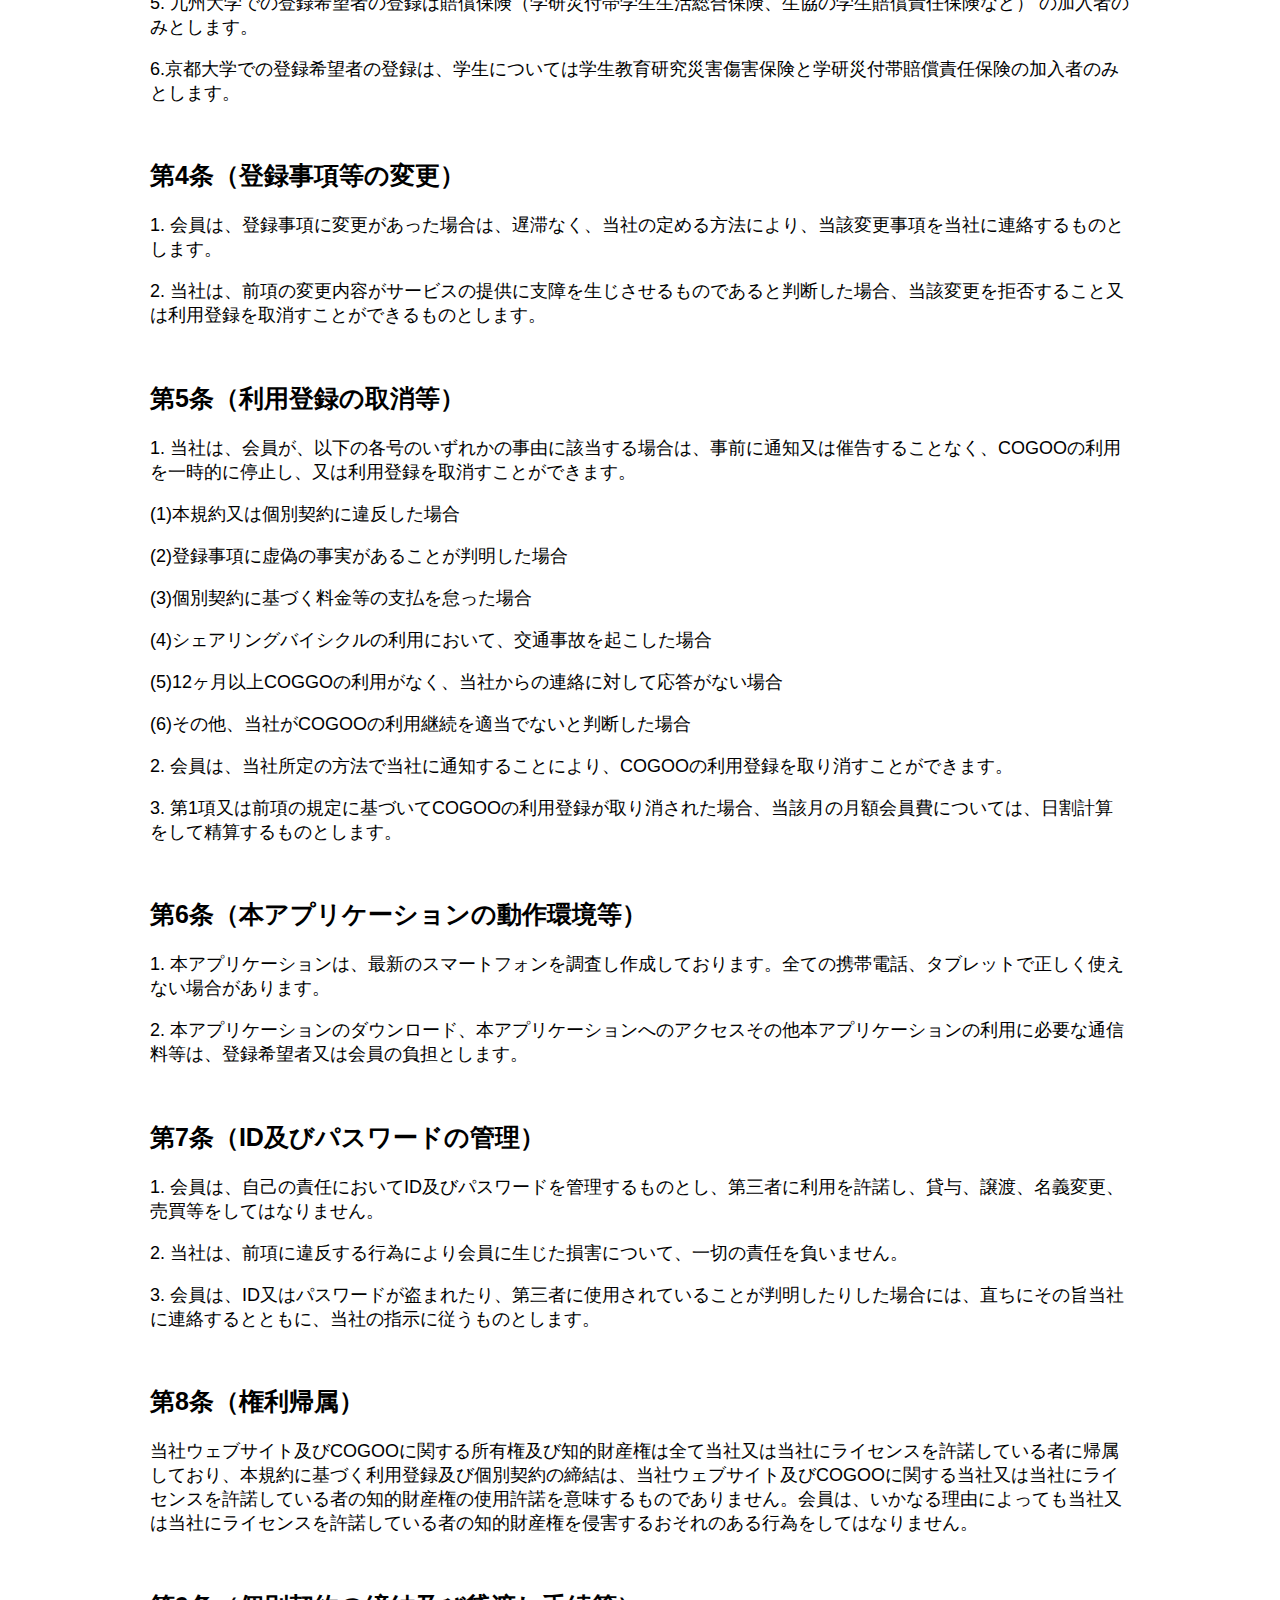
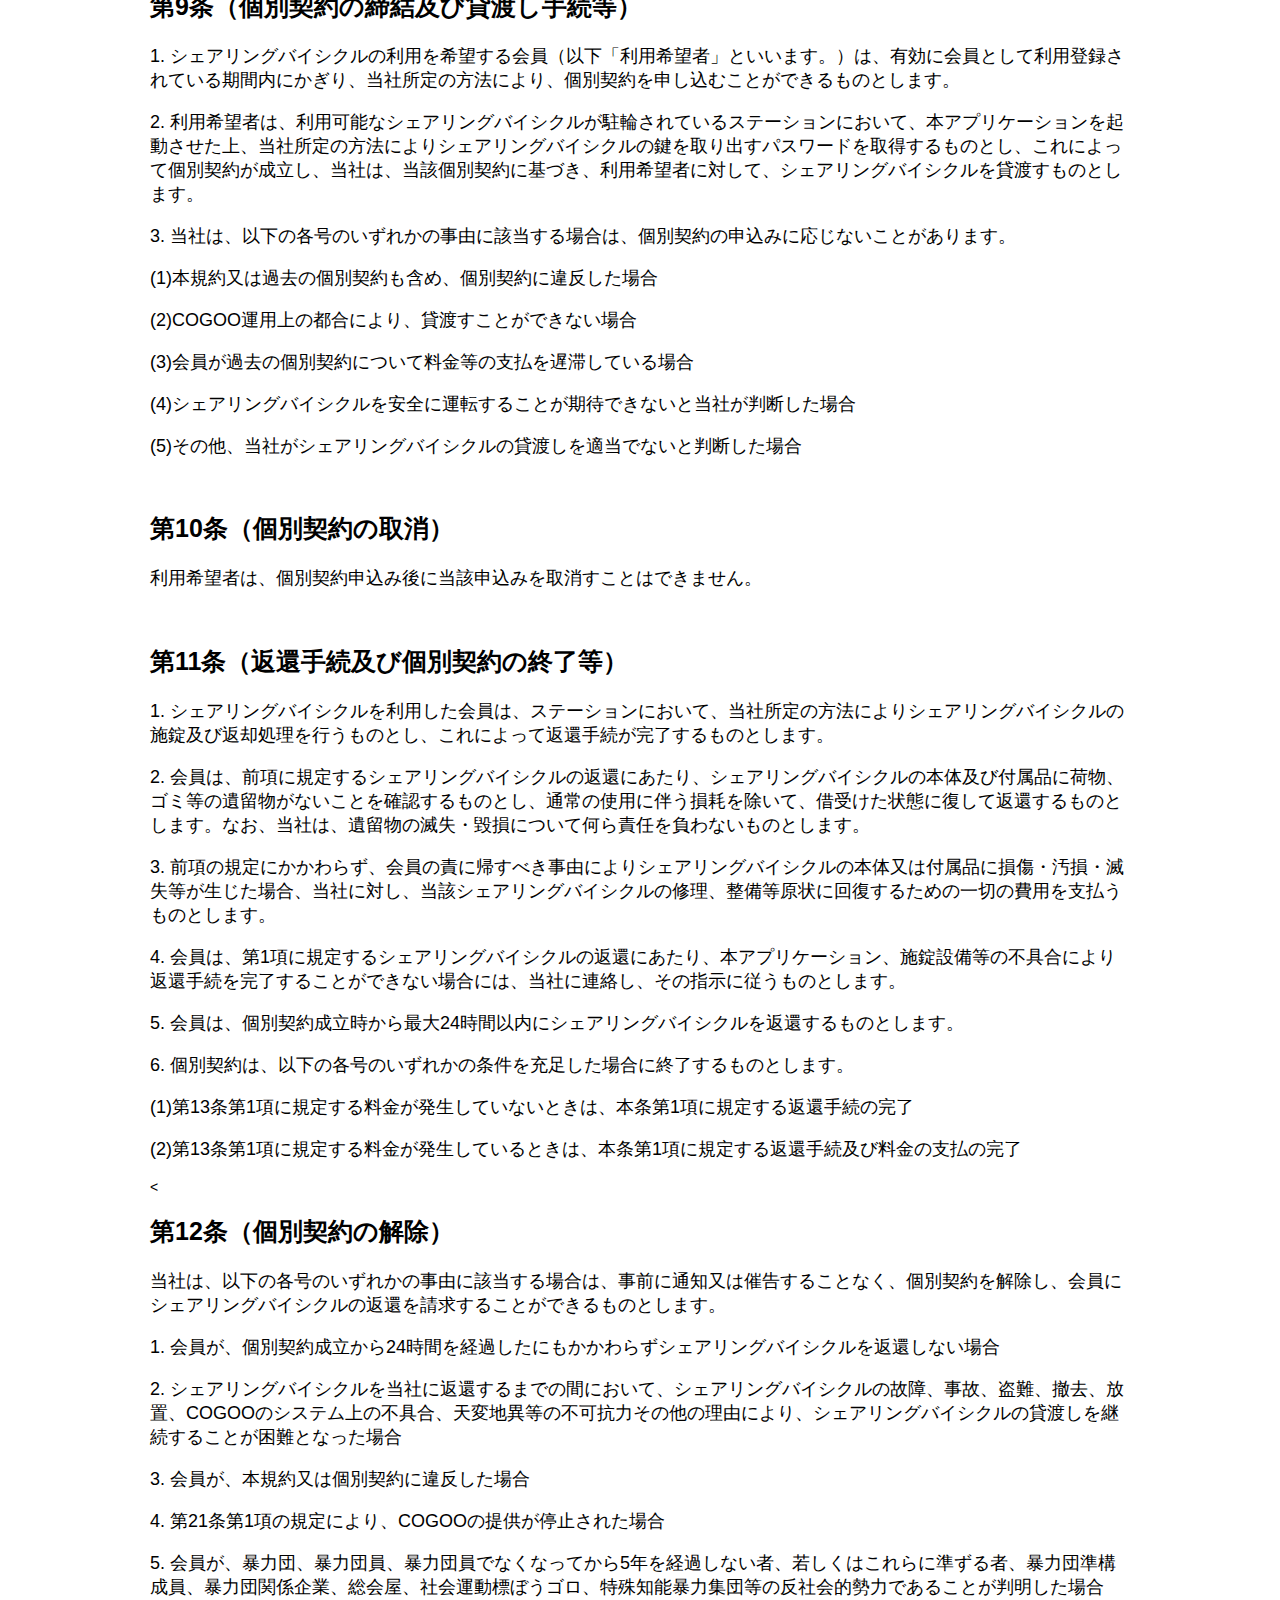
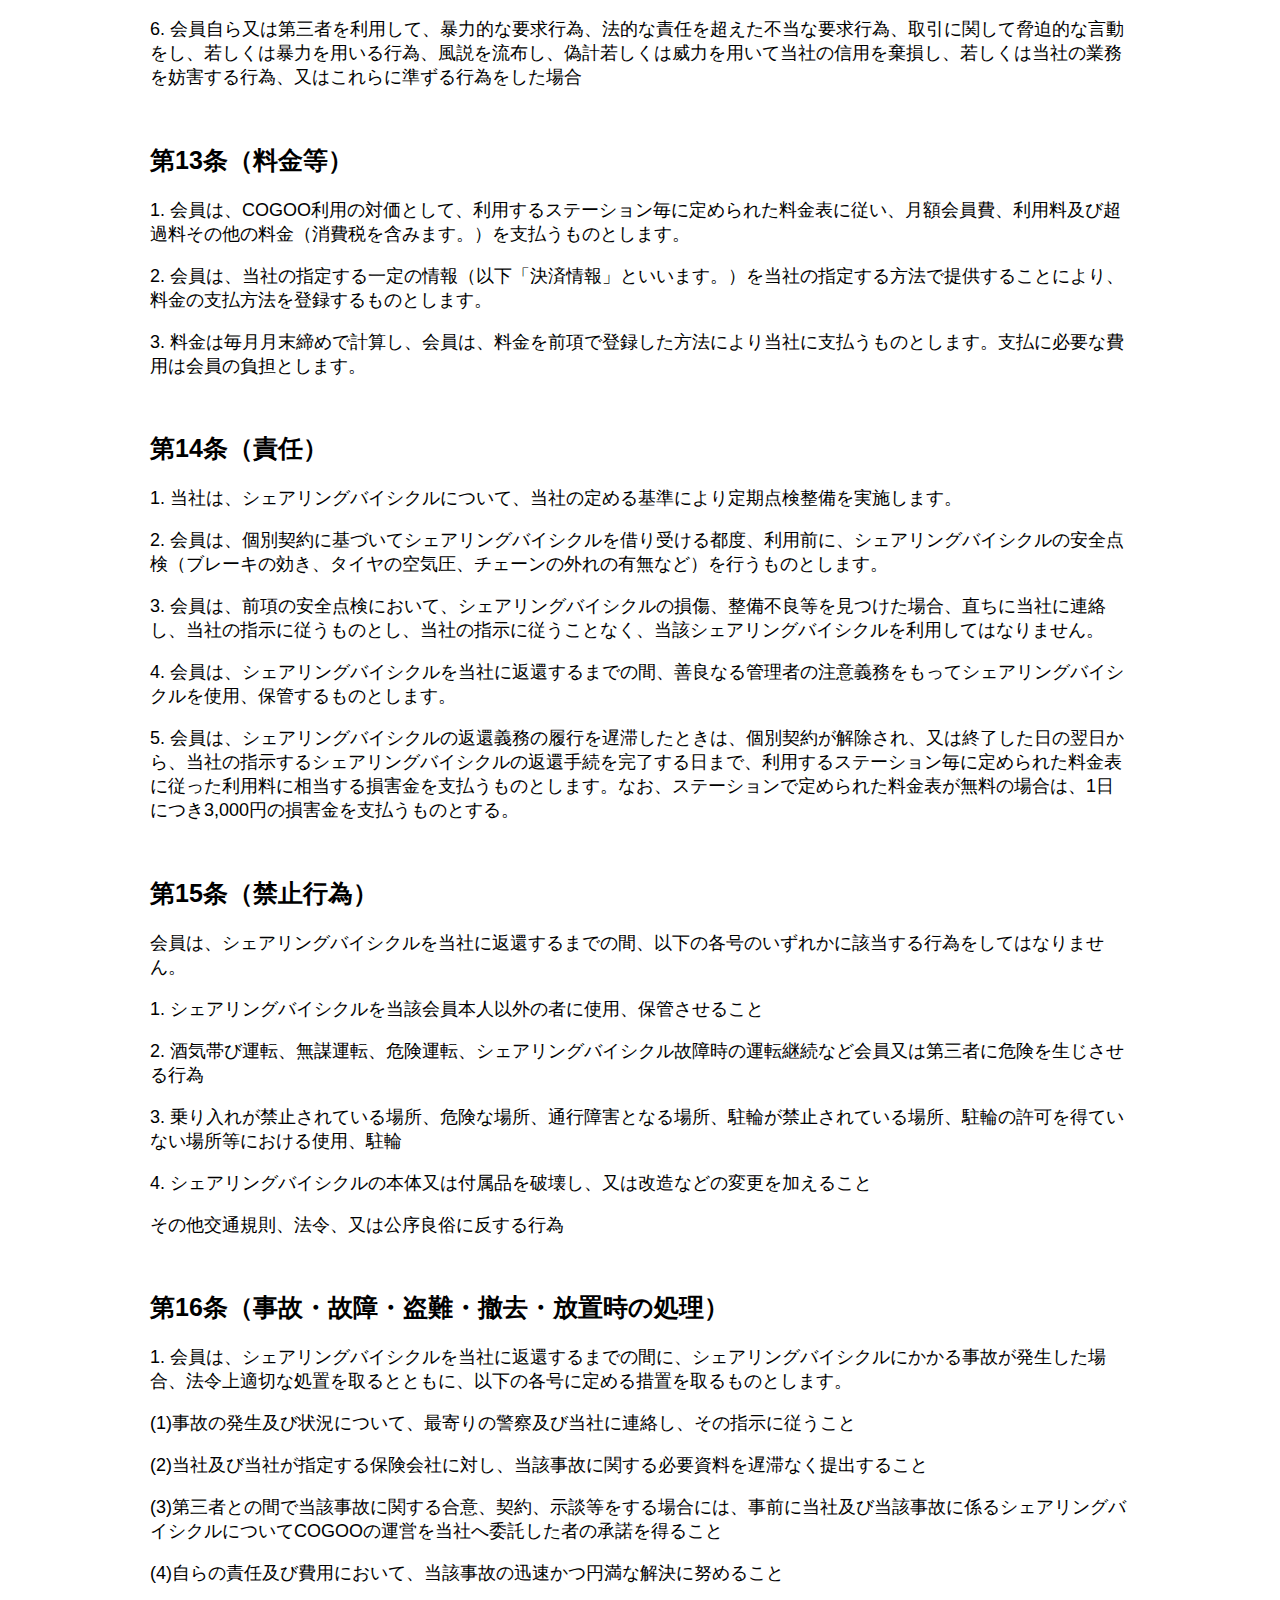
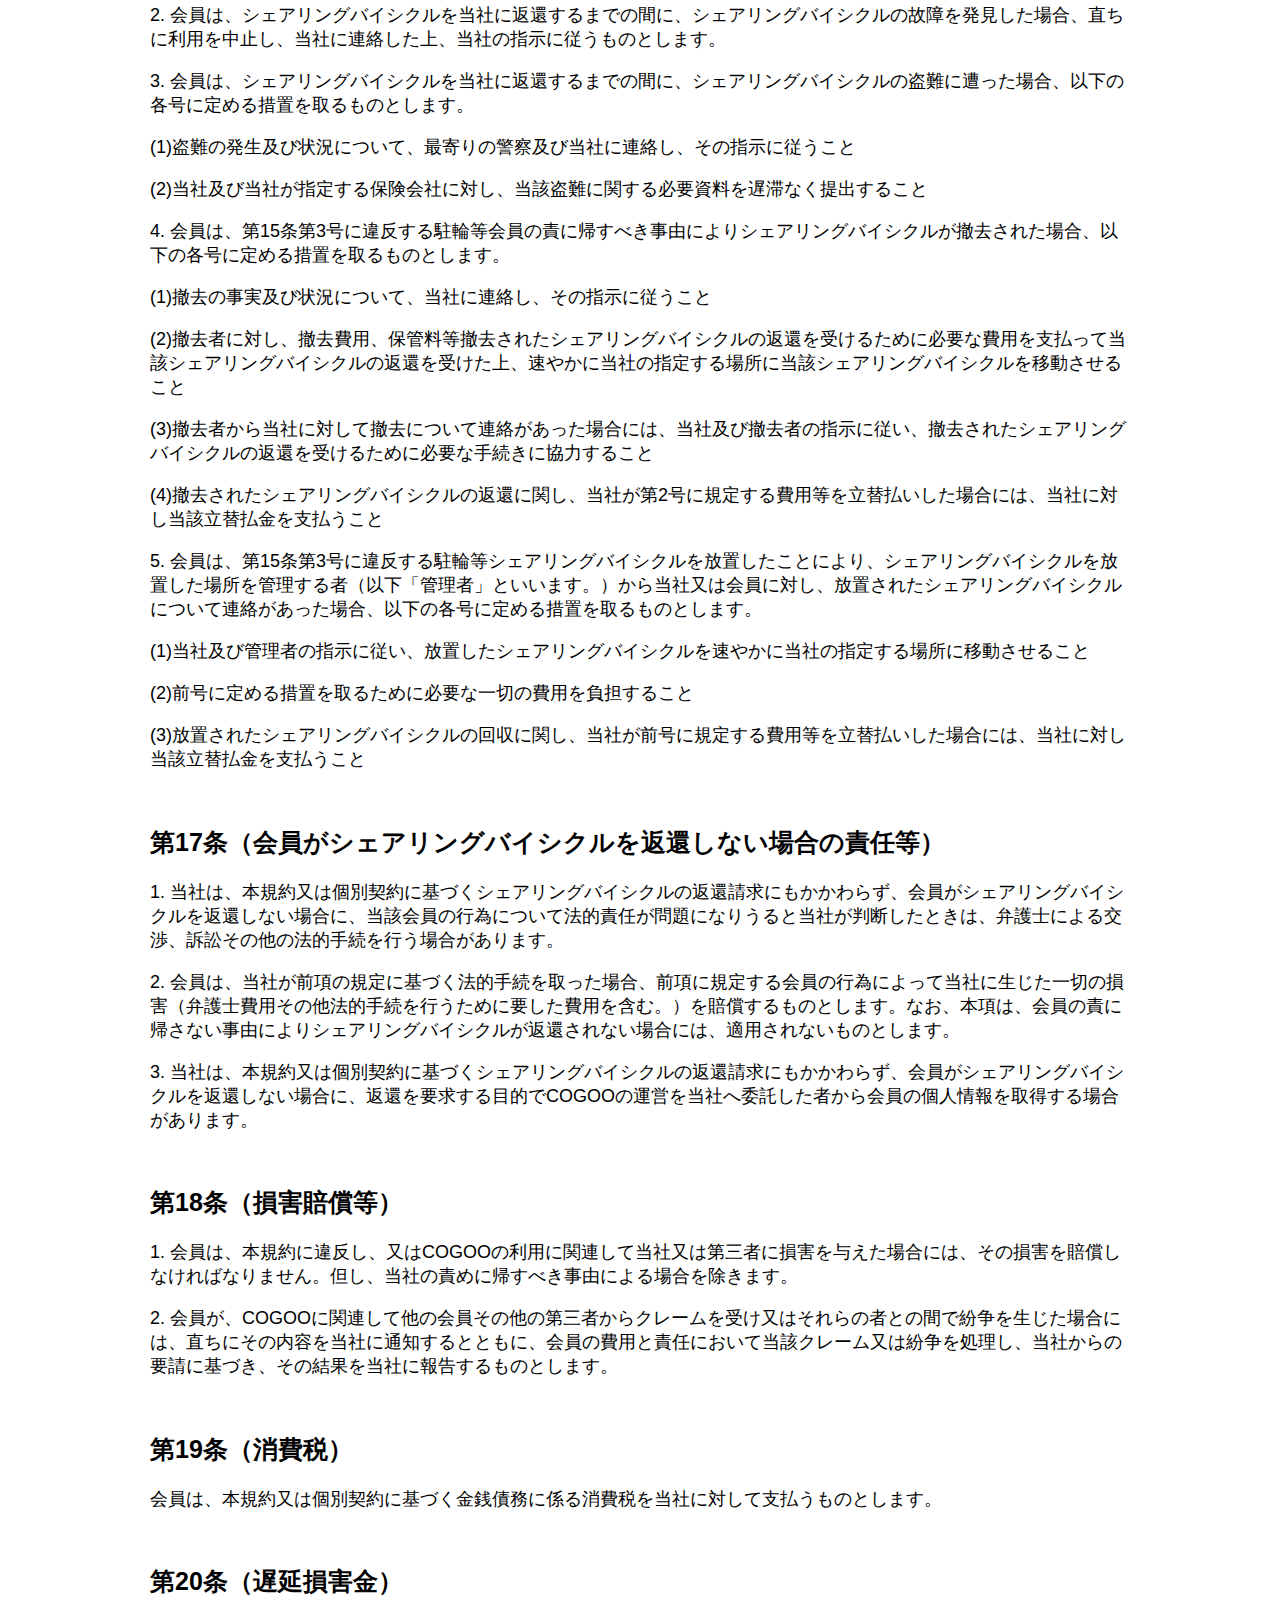
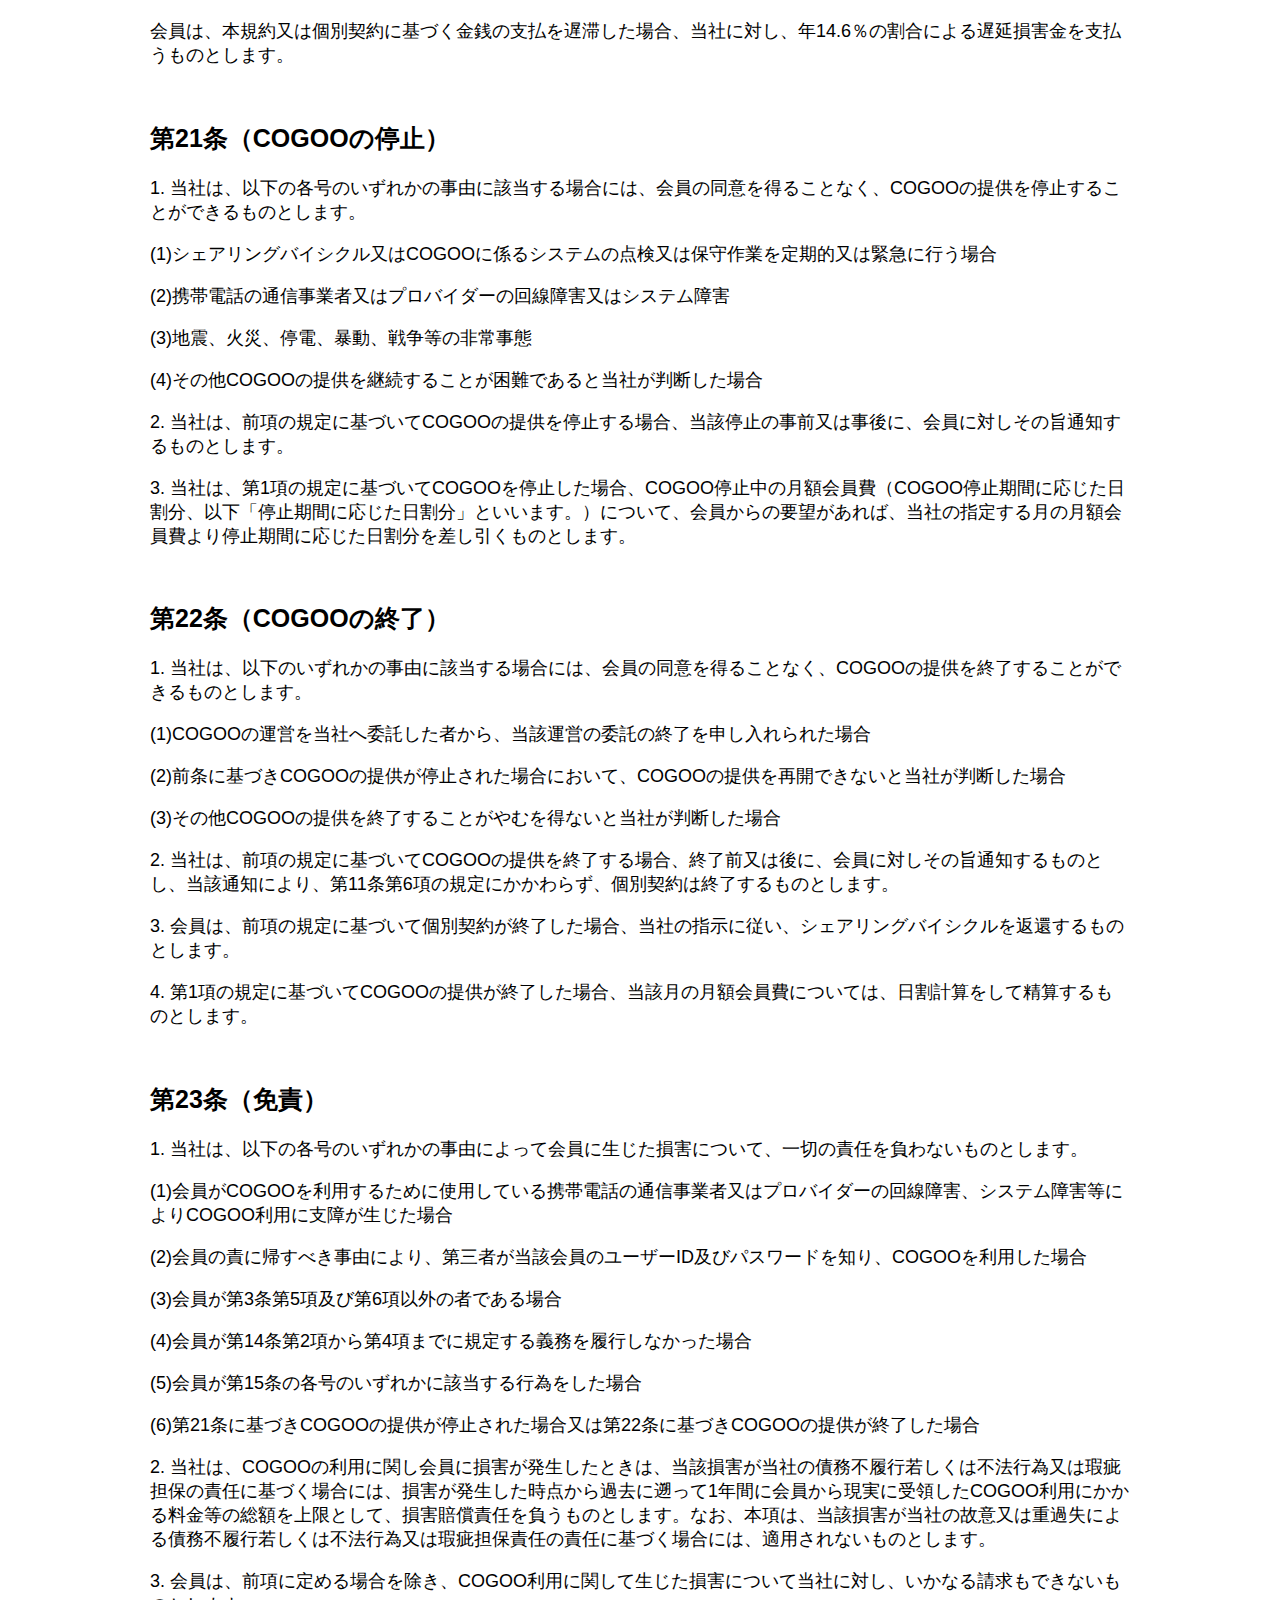
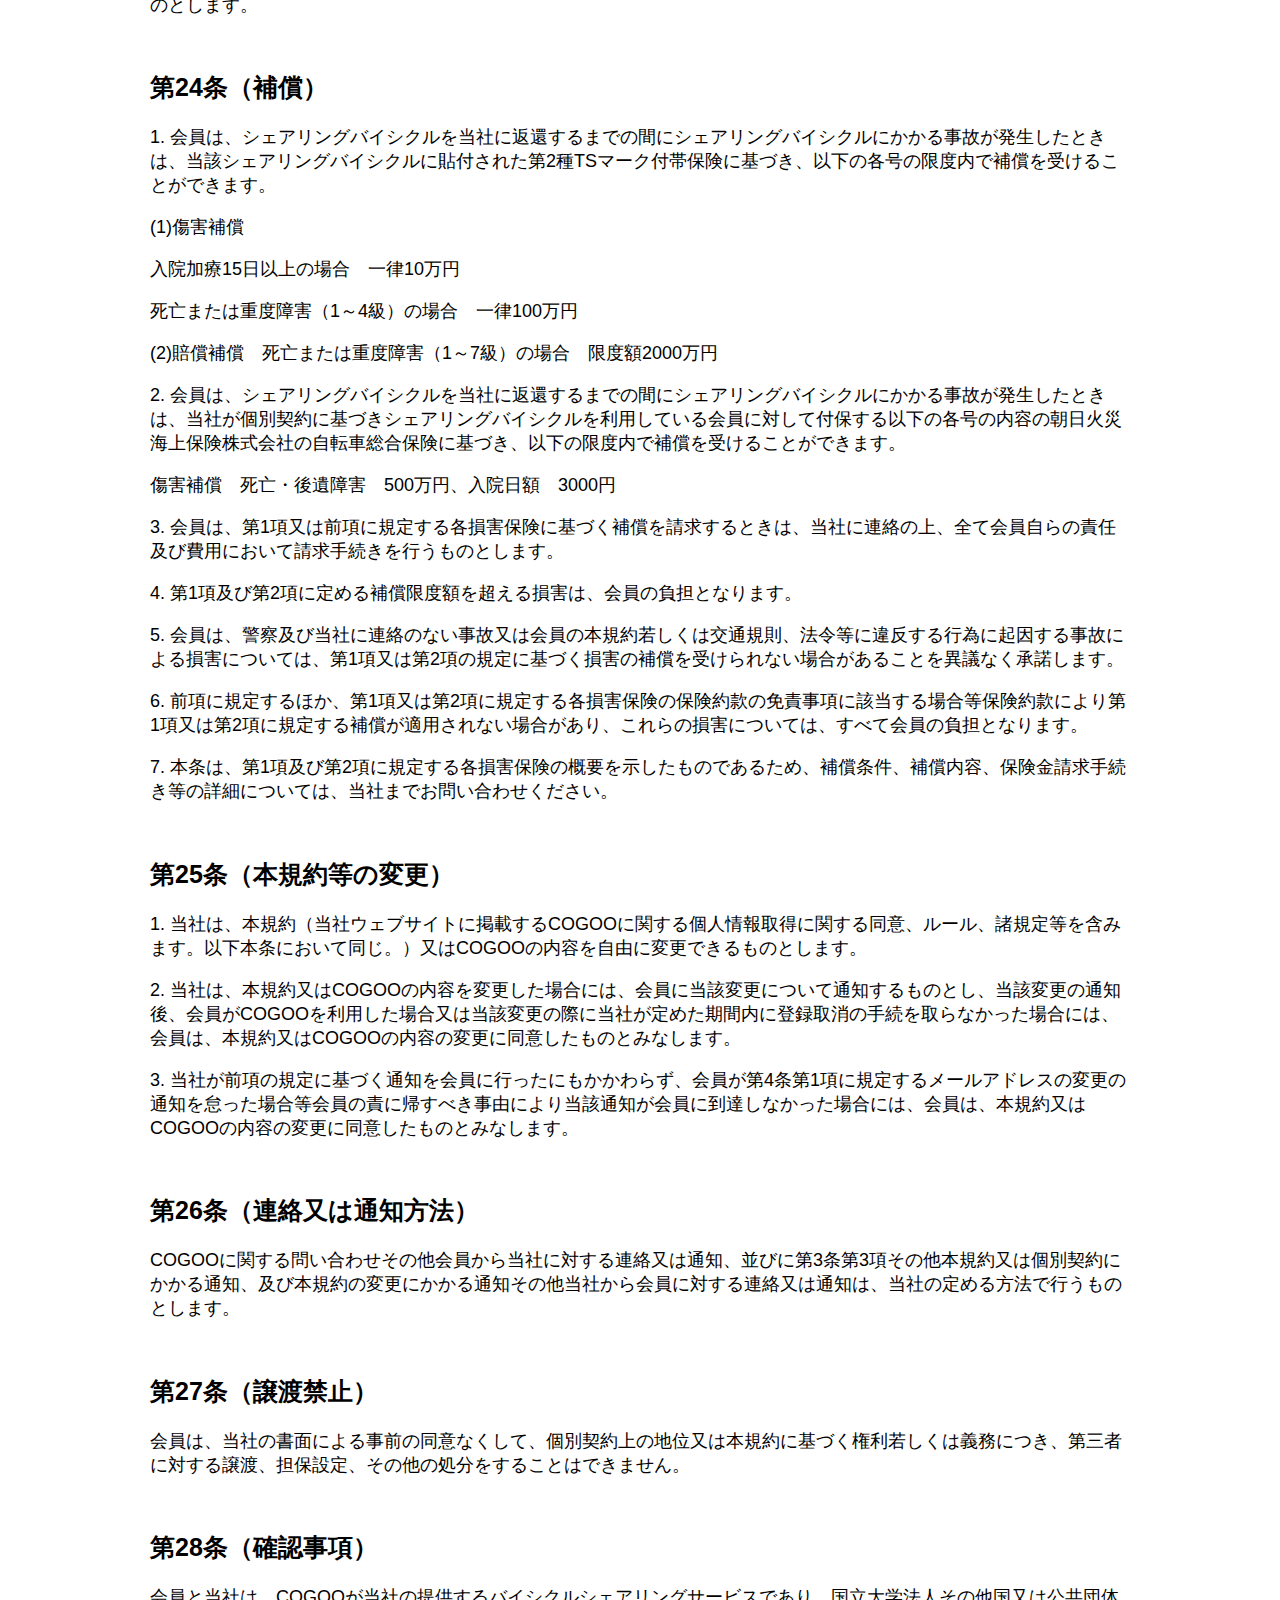
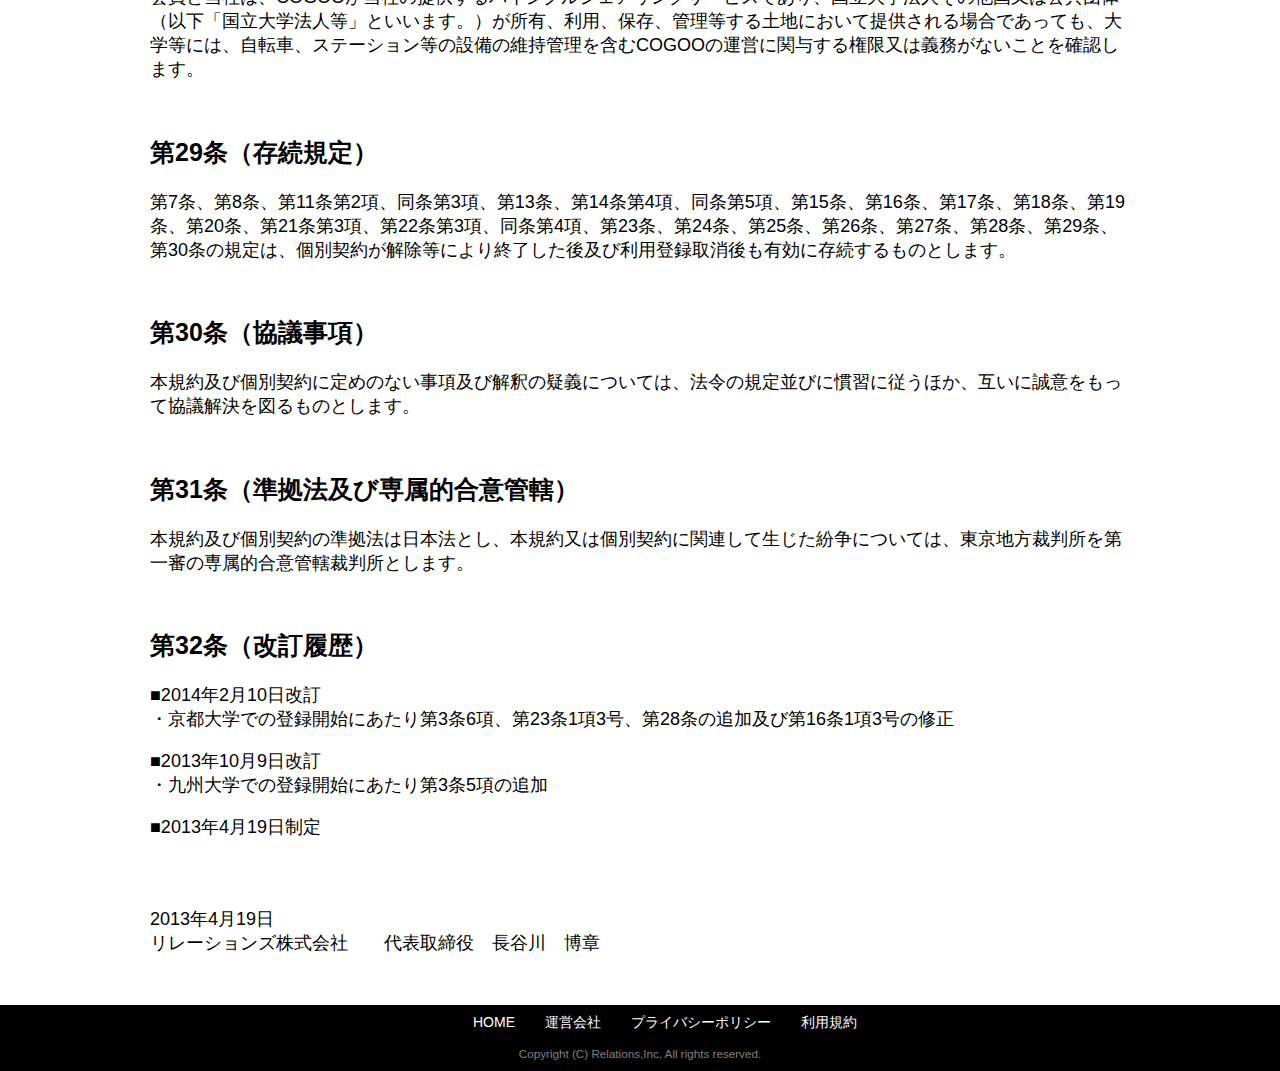
<file: u_policy.html>
<!doctype html>
<html lang="ja">
<head>
  <meta charset="utf-8">
  <title>COGOO</title>
  <meta name="description" content="携帯端末を活用した全く新しい自転車シェアサービスCOGOOのウェブサイトです。" />
  <meta name="keyword" content="COGOO,コグー,リレーションズ株式会社,Relations Inc,シェア,シェアサイクル,コミュニティサイクル,大学,サポーター," />

  <link href="style.css" rel="stylesheet" type="text/css">
  <script type="text/javascript" src="http://ajax.googleapis.com/ajax/libs/jquery/1.9.1/jquery.min.js"></script>
  <script type="text/javascript" src="script.js"></script>
</head>

<body>
  <div id="menu">
    <div id="menu_outer">
      <div id="menu_inner">
        <ul class="menu_list">
          <li class="logo">
            <a href="index.html" class="logo">
              <div id="logo">
                <img src="./img/logo2.png">
              </div>
            </a>
          </li>
          <li>
            <ul class="menu_list" id="menu_name">
              <li class="home">
                <a href="index.html">HOME</a>
              </li>
              <li class="sub">
                <a href="index.html#title_about" class="index-navigation">COGOOとは</a>
              </li>
              <li class="sub">
                <a href="index.html#title_univ" class="index-navigation">導入大学</a>
              </li>
              <li class="cogukatsu">
                <a href="index.html#title_students" class="index-navigation">コグ活</a>
              </li>
              <li class="award">
                <a href="index.html#title_award" class="index-navigation">受賞/メディア</a>
              </li>
              <li class="supporter">
                <a href="supporter.html">サポーター</a>
              </li>
              <li class="contact">
                <a href="contact.html">お問い合わせ</a>
              </li>
            </ul>
          </li>
        </ul>
      </div>
    </div>
  </div>

<br>

  <div id="u-policy">
              <h1>バイシクルシェアリングサービス「COGOO」利用規約</h1>
              <p>本バイシクルシェアリングサービス「COGOO」利用規約（以下「本規約」といいます。）には、リレーションズ株式会社（以下「当社」といいます。）の提供するバイシクルシェアリングサービス「COGOO」（第2条第1号で定義、以下「COGOO」といいます。）のご利用にあたり、会員の皆様に遵守していただかなければならない事項及び当社と会員の皆様との間の権利義務関係が定められております。当社のCOGOOを会員としてご利用になる方は、本規約に同意する前に、必ず全文をお読みください。</p>



            <br/>

              <h2>第1条（適用）</h2>

                <p>1. 本規約は、COGOOの利用にあたり会員（第2条第2号で定義）に遵守していただく事項及びCOGOOの利用に関する当社と会員との間の権利義務関係を定めることを目的とし、会員と当社との間のCOGOOの利用に関わる一切の関係に適用されます。</p>
                <p>2. 当社が当社ウェブサイト（第2条第4号で定義）上で随時掲載するCOGOOに関する個人情報取得に関する同意、ルール及び諸規定等は、本規約の一部を構成するものとします。</p>

            <br/>

              <h2>第2条（定義）</h2>

                <p>1. 「バイシクルシェアリングサービス「COGOO」」とは、会員（第2号で定義）がシェアリングバイシクル（第3号で定義）を無人で賃貸借するシステムをいいます。なお、借りる駐輪場及び返す駐輪場の範囲は、当社が指定するものとします。</p>
                <p>2. 「会員」とは、当社との間で、本規約を遵守することに同意した上、第3条に基づき、COGOOの利用登録を行った者をいいます。</p>
                <p>3. 「シェアリングバイシクル」とは、本規約に従い、会員に共同利用される自転車をいいます。</p>
                <p>4. 「当社ウェブサイト」とは、そのドメインがhttp://cogoo.jpである当社が運営するウェブサイト（当社のウェブサイトのドメイン又は内容が変更された場合は、当該変更後のウェブサイトを含みます。）を意味します。</p>
                <p>5. 「個別契約」とは、当社と会員との間で締結される個別のシェアリングバイシクル貸渡し契約をいいます。</p>
                <p>6. 「ステーション」とは、当社が指定するシェアリングバイシクルを返却可能な環境を備えた駐輪場をいいます。</p>
                <p>7. 「本アプリケーション」とは、COGOOにアクセスするために必要な携帯電話（スマートフォンを含みます。）のアプリケーションをいいます。</p>
              <br/>


              <h2>第3条（利用登録）</h2>

                <p>1. COGOOの利用を希望する者（以下「登録希望者」といいます。）は、本規約を遵守することに同意した上、当社に対して、当社の指定する一定の情報（以下「登録事項」といいます。）を、当社の定める方法で提供することにより、COGOOの利用登録を申し込むものとします。</p>
                <p>2. 登録希望者は、前項に基づく申込みにあたり、真実、正確かつ最新の情報を当社に提供しなければなりません。</p>
                <p>3. 当社は、登録希望者の登録を認める場合、その旨を当社の定める方法で登録希望者に通知することとし、この通知により登録希望者の利用登録が完了するものとします。</p>
                <p>4. 当社は、登録希望者が、以下の各号のいずれかの事由に該当する場合は、登録を拒否することがあります。</p>
                <p>(1)当社に提供された登録事項に虚偽、誤記又は記載漏れがあった場合</p>
                <p>(2)過去にCOGOOを利用したことがあり、その際の料金の支払を遅滞している場合</p>
                <p>(3)シェアリングバイシクルを安全に運転することが期待できないと当社が判断した場合</p>
                <p>(4)本規約に違反するおそれがあると当社が判断した場合</p>
                <p>(5)その他、当社が登録を適当でないと判断した場合</p>
                <p>5. 九州大学での登録希望者の登録は賠償保険（学研災付帯学生生活総合保険、生協の学生賠償責任保険など） の加入者のみとします。</p>
                <p>6.京都大学での登録希望者の登録は、学生については学生教育研究災害傷害保険と学研災付帯賠償責任保険の加入者のみとします。</p>
              <br/>


              <h2>第4条（登録事項等の変更）</h2>

                <p>1. 会員は、登録事項に変更があった場合は、遅滞なく、当社の定める方法により、当該変更事項を当社に連絡するものとします。</p>
                <p>2. 当社は、前項の変更内容がサービスの提供に支障を生じさせるものであると判断した場合、当該変更を拒否すること又は利用登録を取消すことができるものとします。</p>
              <br/>


              <h2>第5条（利用登録の取消等）</h2>

                <p>1. 当社は、会員が、以下の各号のいずれかの事由に該当する場合は、事前に通知又は催告することなく、COGOOの利用を一時的に停止し、又は利用登録を取消すことができます。</p>
                <p>(1)本規約又は個別契約に違反した場合</p>
                <p>(2)登録事項に虚偽の事実があることが判明した場合</p>
                <p>(3)個別契約に基づく料金等の支払を怠った場合</p>
                <p>(4)シェアリングバイシクルの利用において、交通事故を起こした場合</p>
                <p>(5)12ヶ月以上COGGOの利用がなく、当社からの連絡に対して応答がない場合</p>
                <p>(6)その他、当社がCOGOOの利用継続を適当でないと判断した場合</p>
                <p>2. 会員は、当社所定の方法で当社に通知することにより、COGOOの利用登録を取り消すことができます。</p>
                <p>3. 第1項又は前項の規定に基づいてCOGOOの利用登録が取り消された場合、当該月の月額会員費については、日割計算をして精算するものとします。</p>
              <br/>


              <h2>第6条（本アプリケーションの動作環境等）</h2>

                <p>1. 本アプリケーションは、最新のスマートフォンを調査し作成しております。全ての携帯電話、タブレットで正しく使えない場合があります。</p>
                <p>2. 本アプリケーションのダウンロード、本アプリケーションへのアクセスその他本アプリケーションの利用に必要な通信料等は、登録希望者又は会員の負担とします。</p>
              <br/>

            <h2>第7条（ID及びパスワードの管理）</h2>

              <p>1. 会員は、自己の責任においてID及びパスワードを管理するものとし、第三者に利用を許諾し、貸与、譲渡、名義変更、売買等をしてはなりません。</p>
              <p>2. 当社は、前項に違反する行為により会員に生じた損害について、一切の責任を負いません。</p>
              <p>3. 会員は、ID又はパスワードが盗まれたり、第三者に使用されていることが判明したりした場合には、直ちにその旨当社に連絡するとともに、当社の指示に従うものとします。</p>
            <br/>

              <h2>第8条（権利帰属）</h2>

                <p>当社ウェブサイト及びCOGOOに関する所有権及び知的財産権は全て当社又は当社にライセンスを許諾している者に帰属しており、本規約に基づく利用登録及び個別契約の締結は、当社ウェブサイト及びCOGOOに関する当社又は当社にライセンスを許諾している者の知的財産権の使用許諾を意味するものでありません。会員は、いかなる理由によっても当社又は当社にライセンスを許諾している者の知的財産権を侵害するおそれのある行為をしてはなりません。</p>
              <br/>


              <h2>第9条（個別契約の締結及び貸渡し手続等）</h2>

                <p>1. シェアリングバイシクルの利用を希望する会員（以下「利用希望者」といいます。）は、有効に会員として利用登録されている期間内にかぎり、当社所定の方法により、個別契約を申し込むことができるものとします。</p>
                <p>2. 利用希望者は、利用可能なシェアリングバイシクルが駐輪されているステーションにおいて、本アプリケーションを起動させた上、当社所定の方法によりシェアリングバイシクルの鍵を取り出すパスワードを取得するものとし、これによって個別契約が成立し、当社は、当該個別契約に基づき、利用希望者に対して、シェアリングバイシクルを貸渡すものとします。</p>
                <p>3. 当社は、以下の各号のいずれかの事由に該当する場合は、個別契約の申込みに応じないことがあります。</p>
                <p>(1)本規約又は過去の個別契約も含め、個別契約に違反した場合</p>
                <p>(2)COGOO運用上の都合により、貸渡すことができない場合</p>
                <p>(3)会員が過去の個別契約について料金等の支払を遅滞している場合</p>
                <p>(4)シェアリングバイシクルを安全に運転することが期待できないと当社が判断した場合</p>
                <p>(5)その他、当社がシェアリングバイシクルの貸渡しを適当でないと判断した場合</p>
              <br/>

                <h2>第10条（個別契約の取消）</h2>

                  <p>利用希望者は、個別契約申込み後に当該申込みを取消すことはできません。</p>
                  <br>



                  <h2>第11条（返還手続及び個別契約の終了等）</h2>

                    <p>1. シェアリングバイシクルを利用した会員は、ステーションにおいて、当社所定の方法によりシェアリングバイシクルの施錠及び返却処理を行うものとし、これによって返還手続が完了するものとします。</p>
                    <p>2. 会員は、前項に規定するシェアリングバイシクルの返還にあたり、シェアリングバイシクルの本体及び付属品に荷物、ゴミ等の遺留物がないことを確認するものとし、通常の使用に伴う損耗を除いて、借受けた状態に復して返還するものとします。なお、当社は、遺留物の滅失・毀損について何ら責任を負わないものとします。</p>
                    <p>3. 前項の規定にかかわらず、会員の責に帰すべき事由によりシェアリングバイシクルの本体又は付属品に損傷・汚損・滅失等が生じた場合、当社に対し、当該シェアリングバイシクルの修理、整備等原状に回復するための一切の費用を支払うものとします。</p>
                    <p>4. 会員は、第1項に規定するシェアリングバイシクルの返還にあたり、本アプリケーション、施錠設備等の不具合により返還手続を完了することができない場合には、当社に連絡し、その指示に従うものとします。</p>
                    <p>5. 会員は、個別契約成立時から最大24時間以内にシェアリングバイシクルを返還するものとします。</p>
                    <p>6. 個別契約は、以下の各号のいずれかの条件を充足した場合に終了するものとします。</p>
                    <p>(1)第13条第1項に規定する料金が発生していないときは、本条第1項に規定する返還手続の完了</p>
                    <p>(2)第13条第1項に規定する料金が発生しているときは、本条第1項に規定する返還手続及び料金の支払の完了</p><
                    <br>



                    <h2>第12条（個別契約の解除）</h2>

                      <p>当社は、以下の各号のいずれかの事由に該当する場合は、事前に通知又は催告することなく、個別契約を解除し、会員にシェアリングバイシクルの返還を請求することができるものとします。</p>
                      <p>1. 会員が、個別契約成立から24時間を経過したにもかかわらずシェアリングバイシクルを返還しない場合</p>
                      <p>2. シェアリングバイシクルを当社に返還するまでの間において、シェアリングバイシクルの故障、事故、盗難、撤去、放置、COGOOのシステム上の不具合、天変地異等の不可抗力その他の理由により、シェアリングバイシクルの貸渡しを継続することが困難となった場合</p>
                      <p>3. 会員が、本規約又は個別契約に違反した場合</p>
                      <p>4. 第21条第1項の規定により、COGOOの提供が停止された場合</p>
                      <p>5. 会員が、暴力団、暴力団員、暴力団員でなくなってから5年を経過しない者、若しくはこれらに準ずる者、暴力団準構成員、暴力団関係企業、総会屋、社会運動標ぼうゴロ、特殊知能暴力集団等の反社会的勢力であることが判明した場合</p>
                      <p>6. 会員自ら又は第三者を利用して、暴力的な要求行為、法的な責任を超えた不当な要求行為、取引に関して脅迫的な言動をし、若しくは暴力を用いる行為、風説を流布し、偽計若しくは威力を用いて当社の信用を棄損し、若しくは当社の業務を妨害する行為、又はこれらに準ずる行為をした場合</p>
                      <br>



                      <h2>第13条（料金等）</h2>

                        <p>1. 会員は、COGOO利用の対価として、利用するステーション毎に定められた料金表に従い、月額会員費、利用料及び超過料その他の料金（消費税を含みます。）を支払うものとします。</p>
                        <p>2. 会員は、当社の指定する一定の情報（以下「決済情報」といいます。）を当社の指定する方法で提供することにより、料金の支払方法を登録するものとします。</p>
                        <p>3. 料金は毎月月末締めで計算し、会員は、料金を前項で登録した方法により当社に支払うものとします。支払に必要な費用は会員の負担とします。</p>
                        <br>



                        <h2>第14条（責任）</h2>

                          <p>1. 当社は、シェアリングバイシクルについて、当社の定める基準により定期点検整備を実施します。</p>
                          <p>2. 会員は、個別契約に基づいてシェアリングバイシクルを借り受ける都度、利用前に、シェアリングバイシクルの安全点検（ブレーキの効き、タイヤの空気圧、チェーンの外れの有無など）を行うものとします。</p>
                          <p>3. 会員は、前項の安全点検において、シェアリングバイシクルの損傷、整備不良等を見つけた場合、直ちに当社に連絡し、当社の指示に従うものとし、当社の指示に従うことなく、当該シェアリングバイシクルを利用してはなりません。</p>
                          <p>4. 会員は、シェアリングバイシクルを当社に返還するまでの間、善良なる管理者の注意義務をもってシェアリングバイシクルを使用、保管するものとします。</p>
                          <p>5. 会員は、シェアリングバイシクルの返還義務の履行を遅滞したときは、個別契約が解除され、又は終了した日の翌日から、当社の指示するシェアリングバイシクルの返還手続を完了する日まで、利用するステーション毎に定められた料金表に従った利用料に相当する損害金を支払うものとします。なお、ステーションで定められた料金表が無料の場合は、1日につき3,000円の損害金を支払うものとする。</p>
                          <br>



                          <h2>第15条（禁止行為）</h2>

                            <p>会員は、シェアリングバイシクルを当社に返還するまでの間、以下の各号のいずれかに該当する行為をしてはなりません。</p>
                            <p>1. シェアリングバイシクルを当該会員本人以外の者に使用、保管させること</p>
                            <p>2. 酒気帯び運転、無謀運転、危険運転、シェアリングバイシクル故障時の運転継続など会員又は第三者に危険を生じさせる行為</p>
                            <p>3. 乗り入れが禁止されている場所、危険な場所、通行障害となる場所、駐輪が禁止されている場所、駐輪の許可を得ていない場所等における使用、駐輪</p>
                            <p>4. シェアリングバイシクルの本体又は付属品を破壊し、又は改造などの変更を加えること</p>
                            <p>その他交通規則、法令、又は公序良俗に反する行為</p>
                            <br>



                            <h2>第16条（事故・故障・盗難・撤去・放置時の処理）</h2>

                              <p>1. 会員は、シェアリングバイシクルを当社に返還するまでの間に、シェアリングバイシクルにかかる事故が発生した場合、法令上適切な処置を取るとともに、以下の各号に定める措置を取るものとします。</p>
                              <p>(1)事故の発生及び状況について、最寄りの警察及び当社に連絡し、その指示に従うこと</p>
                              <p>(2)当社及び当社が指定する保険会社に対し、当該事故に関する必要資料を遅滞なく提出すること</p>
                              <p>(3)第三者との間で当該事故に関する合意、契約、示談等をする場合には、事前に当社及び当該事故に係るシェアリングバイシクルについてCOGOOの運営を当社へ委託した者の承諾を得ること</p>
                              <p>(4)自らの責任及び費用において、当該事故の迅速かつ円満な解決に努めること</p>
                              <p>2. 会員は、シェアリングバイシクルを当社に返還するまでの間に、シェアリングバイシクルの故障を発見した場合、直ちに利用を中止し、当社に連絡した上、当社の指示に従うものとします。</p>
                              <p>3. 会員は、シェアリングバイシクルを当社に返還するまでの間に、シェアリングバイシクルの盗難に遭った場合、以下の各号に定める措置を取るものとします。</p>
                              <p>(1)盗難の発生及び状況について、最寄りの警察及び当社に連絡し、その指示に従うこと</p>
                              <p>(2)当社及び当社が指定する保険会社に対し、当該盗難に関する必要資料を遅滞なく提出すること</p>
                              <p>4. 会員は、第15条第3号に違反する駐輪等会員の責に帰すべき事由によりシェアリングバイシクルが撤去された場合、以下の各号に定める措置を取るものとします。</p>
                              <p>(1)撤去の事実及び状況について、当社に連絡し、その指示に従うこと</p>
                              <p>(2)撤去者に対し、撤去費用、保管料等撤去されたシェアリングバイシクルの返還を受けるために必要な費用を支払って当該シェアリングバイシクルの返還を受けた上、速やかに当社の指定する場所に当該シェアリングバイシクルを移動させること</p>
                              <p>(3)撤去者から当社に対して撤去について連絡があった場合には、当社及び撤去者の指示に従い、撤去されたシェアリングバイシクルの返還を受けるために必要な手続きに協力すること</p>
                              <p>(4)撤去されたシェアリングバイシクルの返還に関し、当社が第2号に規定する費用等を立替払いした場合には、当社に対し当該立替払金を支払うこと</p>
                              <p>5. 会員は、第15条第3号に違反する駐輪等シェアリングバイシクルを放置したことにより、シェアリングバイシクルを放置した場所を管理する者（以下「管理者」といいます。）から当社又は会員に対し、放置されたシェアリングバイシクルについて連絡があった場合、以下の各号に定める措置を取るものとします。</p>
                              <p>(1)当社及び管理者の指示に従い、放置したシェアリングバイシクルを速やかに当社の指定する場所に移動させること</p>
                              <p>(2)前号に定める措置を取るために必要な一切の費用を負担すること</p>
                              <p>(3)放置されたシェアリングバイシクルの回収に関し、当社が前号に規定する費用等を立替払いした場合には、当社に対し当該立替払金を支払うこと</p>
                              <br>



                              <h2>第17条（会員がシェアリングバイシクルを返還しない場合の責任等）</h2>

                                <p>1. 当社は、本規約又は個別契約に基づくシェアリングバイシクルの返還請求にもかかわらず、会員がシェアリングバイシクルを返還しない場合に、当該会員の行為について法的責任が問題になりうると当社が判断したときは、弁護士による交渉、訴訟その他の法的手続を行う場合があります。</p>
                                <p>2. 会員は、当社が前項の規定に基づく法的手続を取った場合、前項に規定する会員の行為によって当社に生じた一切の損害（弁護士費用その他法的手続を行うために要した費用を含む。）を賠償するものとします。なお、本項は、会員の責に帰さない事由によりシェアリングバイシクルが返還されない場合には、適用されないものとします。</p>
                                <p>3. 当社は、本規約又は個別契約に基づくシェアリングバイシクルの返還請求にもかかわらず、会員がシェアリングバイシクルを返還しない場合に、返還を要求する目的でCOGOOの運営を当社へ委託した者から会員の個人情報を取得する場合があります。</p>
                                <br>



                                <h2>第18条（損害賠償等）</h2>

                                  <p>1. 会員は、本規約に違反し、又はCOGOOの利用に関連して当社又は第三者に損害を与えた場合には、その損害を賠償しなければなりません。但し、当社の責めに帰すべき事由による場合を除きます。</p>
                                  <p>2. 会員が、COGOOに関連して他の会員その他の第三者からクレームを受け又はそれらの者との間で紛争を生じた場合には、直ちにその内容を当社に通知するとともに、会員の費用と責任において当該クレーム又は紛争を処理し、当社からの要請に基づき、その結果を当社に報告するものとします。
                                  </p>
                                  <br>



                                  <h2>第19条（消費税）</h2>

                                    <p>会員は、本規約又は個別契約に基づく金銭債務に係る消費税を当社に対して支払うものとします。</p>
                                    <br>



                                    <h2>第20条（遅延損害金）</h2>

                                      <p>会員は、本規約又は個別契約に基づく金銭の支払を遅滞した場合、当社に対し、年14.6％の割合による遅延損害金を支払うものとします。</p>
                                      <br>



                                      <h2>第21条（COGOOの停止）</h2>

                                        <p>1. 当社は、以下の各号のいずれかの事由に該当する場合には、会員の同意を得ることなく、COGOOの提供を停止することができるものとします。</p>
                                        <p>(1)シェアリングバイシクル又はCOGOOに係るシステムの点検又は保守作業を定期的又は緊急に行う場合</p>
                                        <p>(2)携帯電話の通信事業者又はプロバイダーの回線障害又はシステム障害</p>
                                        <p>(3)地震、火災、停電、暴動、戦争等の非常事態</p>
                                        <p>(4)その他COGOOの提供を継続することが困難であると当社が判断した場合</p>
                                        <p>2. 当社は、前項の規定に基づいてCOGOOの提供を停止する場合、当該停止の事前又は事後に、会員に対しその旨通知するものとします。</p>
                                        <p>3. 当社は、第1項の規定に基づいてCOGOOを停止した場合、COGOO停止中の月額会員費（COGOO停止期間に応じた日割分、以下「停止期間に応じた日割分」といいます。）について、会員からの要望があれば、当社の指定する月の月額会員費より停止期間に応じた日割分を差し引くものとします。</p>
                                        <br>



                                        <h2>第22条（COGOOの終了）</h2>

                                          <p>1. 当社は、以下のいずれかの事由に該当する場合には、会員の同意を得ることなく、COGOOの提供を終了することができるものとします。</p>
                                          <p>(1)COGOOの運営を当社へ委託した者から、当該運営の委託の終了を申し入れられた場合</p>
                                          <p>(2)前条に基づきCOGOOの提供が停止された場合において、COGOOの提供を再開できないと当社が判断した場合</p>
                                          <p>(3)その他COGOOの提供を終了することがやむを得ないと当社が判断した場合</p>
                                          <p>2. 当社は、前項の規定に基づいてCOGOOの提供を終了する場合、終了前又は後に、会員に対しその旨通知するものとし、当該通知により、第11条第6項の規定にかかわらず、個別契約は終了するものとします。</p>
                                          <p>3. 会員は、前項の規定に基づいて個別契約が終了した場合、当社の指示に従い、シェアリングバイシクルを返還するものとします。</p>
                                          <p>4. 第1項の規定に基づいてCOGOOの提供が終了した場合、当該月の月額会員費については、日割計算をして精算するものとします。</p>
                                          <br>



                                          <h2>第23条（免責）</h2>

                                            <p>
                                              1. 当社は、以下の各号のいずれかの事由によって会員に生じた損害について、一切の責任を負わないものとします。</p>
                                              <p>(1)会員がCOGOOを利用するために使用している携帯電話の通信事業者又はプロバイダーの回線障害、システム障害等によりCOGOO利用に支障が生じた場合</p>
                                              <p>(2)会員の責に帰すべき事由により、第三者が当該会員のユーザーID及びパスワードを知り、COGOOを利用した場合</p>
                                              <p>(3)会員が第3条第5項及び第6項以外の者である場合</p>
                                              <p>(4)会員が第14条第2項から第4項までに規定する義務を履行しなかった場合</p>
                                              <p>(5)会員が第15条の各号のいずれかに該当する行為をした場合</p>
                                              <p>(6)第21条に基づきCOGOOの提供が停止された場合又は第22条に基づきCOGOOの提供が終了した場合</p>
                                              <p>2. 当社は、COGOOの利用に関し会員に損害が発生したときは、当該損害が当社の債務不履行若しくは不法行為又は瑕疵担保の責任に基づく場合には、損害が発生した時点から過去に遡って1年間に会員から現実に受領したCOGOO利用にかかる料金等の総額を上限として、損害賠償責任を負うものとします。なお、本項は、当該損害が当社の故意又は重過失による債務不履行若しくは不法行為又は瑕疵担保責任の責任に基づく場合には、適用されないものとします。</p>
                                              <p>3. 会員は、前項に定める場合を除き、COGOO利用に関して生じた損害について当社に対し、いかなる請求もできないものとします。
                                              </p>
                                              <br>



                                              <h2>第24条（補償）</h2>

                                                <p>1. 会員は、シェアリングバイシクルを当社に返還するまでの間にシェアリングバイシクルにかかる事故が発生したときは、当該シェアリングバイシクルに貼付された第2種TSマーク付帯保険に基づき、以下の各号の限度内で補償を受けることができます。</p>
                                                <p>(1)傷害補償</p>
                                                <p>入院加療15日以上の場合　一律10万円</p>
                                                <p>死亡または重度障害（1～4級）の場合　一律100万円</p>
                                                <p>(2)賠償補償　死亡または重度障害（1～7級）の場合　限度額2000万円</p>
                                                <p>2. 会員は、シェアリングバイシクルを当社に返還するまでの間にシェアリングバイシクルにかかる事故が発生したときは、当社が個別契約に基づきシェアリングバイシクルを利用している会員に対して付保する以下の各号の内容の朝日火災海上保険株式会社の自転車総合保険に基づき、以下の限度内で補償を受けることができます。</p>
                                                <p>傷害補償　死亡・後遺障害　500万円、入院日額　3000円</p>
                                                <p>3. 会員は、第1項又は前項に規定する各損害保険に基づく補償を請求するときは、当社に連絡の上、全て会員自らの責任及び費用において請求手続きを行うものとします。</p>
                                                <p>4. 第1項及び第2項に定める補償限度額を超える損害は、会員の負担となります。</p>
                                                <p>5. 会員は、警察及び当社に連絡のない事故又は会員の本規約若しくは交通規則、法令等に違反する行為に起因する事故による損害については、第1項又は第2項の規定に基づく損害の補償を受けられない場合があることを異議なく承諾します。</p>
                                                <p>6. 前項に規定するほか、第1項又は第2項に規定する各損害保険の保険約款の免責事項に該当する場合等保険約款により第1項又は第2項に規定する補償が適用されない場合があり、これらの損害については、すべて会員の負担となります。</p>
                                                <p>7. 本条は、第1項及び第2項に規定する各損害保険の概要を示したものであるため、補償条件、補償内容、保険金請求手続き等の詳細については、当社までお問い合わせください。</p>
                                                <br>



                                                <h2>第25条（本規約等の変更）</h2>

                                                  <p>1. 当社は、本規約（当社ウェブサイトに掲載するCOGOOに関する個人情報取得に関する同意、ルール、諸規定等を含みます。以下本条において同じ。）又はCOGOOの内容を自由に変更できるものとします。</p>
                                                  <p>2. 当社は、本規約又はCOGOOの内容を変更した場合には、会員に当該変更について通知するものとし、当該変更の通知後、会員がCOGOOを利用した場合又は当該変更の際に当社が定めた期間内に登録取消の手続を取らなかった場合には、会員は、本規約又はCOGOOの内容の変更に同意したものとみなします。</p>
                                                  <p>3. 当社が前項の規定に基づく通知を会員に行ったにもかかわらず、会員が第4条第1項に規定するメールアドレスの変更の通知を怠った場合等会員の責に帰すべき事由により当該通知が会員に到達しなかった場合には、会員は、本規約又はCOGOOの内容の変更に同意したものとみなします。</p>
                                                  <br>



                                                  <h2>第26条（連絡又は通知方法）</h2>

                                                    <p>COGOOに関する問い合わせその他会員から当社に対する連絡又は通知、並びに第3条第3項その他本規約又は個別契約にかかる通知、及び本規約の変更にかかる通知その他当社から会員に対する連絡又は通知は、当社の定める方法で行うものとします。</p>
                                                    <br>



                                                    <h2>第27条（譲渡禁止）</h2>

                                                      <p>会員は、当社の書面による事前の同意なくして、個別契約上の地位又は本規約に基づく権利若しくは義務につき、第三者に対する譲渡、担保設定、その他の処分をすることはできません。
                                                      </p>
                                                      <br>



                                                      <h2>第28条（確認事項）</h2>

                                                        <p>会員と当社は、COGOOが当社の提供するバイシクルシェアリングサービスであり、国立大学法人その他国又は公共団体（以下「国立大学法人等」といいます。）が所有、利用、保存、管理等する土地において提供される場合であっても、大学等には、自転車、ステーション等の設備の維持管理を含むCOGOOの運営に関与する権限又は義務がないことを確認します。</p>
                                                        <br>



                                                        <h2>第29条（存続規定）</h2>

                                                          <p>第7条、第8条、第11条第2項、同条第3項、第13条、第14条第4項、同条第5項、第15条、第16条、第17条、第18条、第19条、第20条、第21条第3項、第22条第3項、同条第4項、第23条、第24条、第25条、第26条、第27条、第28条、第29条、第30条の規定は、個別契約が解除等により終了した後及び利用登録取消後も有効に存続するものとします。</p>
                                                          <br>



                                                          <h2>第30条（協議事項）</h2>

                                                            <p>本規約及び個別契約に定めのない事項及び解釈の疑義については、法令の規定並びに慣習に従うほか、互いに誠意をもって協議解決を図るものとします。</p>
                                                            <br>



                                                            <h2>第31条（準拠法及び専属的合意管轄）</h2>

                                                              <p>本規約及び個別契約の準拠法は日本法とし、本規約又は個別契約に関連して生じた紛争については、東京地方裁判所を第一審の専属的合意管轄裁判所とします。</p>
                                                              <br>



                                                              <h2>第32条（改訂履歴）</h2>

                                                                <p>■2014年2月10日改訂<br>
                                                                ・京都大学での登録開始にあたり第3条6項、第23条1項3号、第28条の追加及び第16条1項3号の修正</p>
                                                                <p>■2013年10月9日改訂<br>
                                                                ・九州大学での登録開始にあたり第3条5項の追加</p>
                                                                <p>■2013年4月19日制定</p>























                                                          <br/>
                                                          <br/>
                                                          <p>2013年4月19日<br>
                                                          リレーションズ株式会社　　代表取締役　長谷川　博章</p>

                                                        <br/>
                                                        <br/>
</div>

<!-- フッター -->
<div id="footer">
  <ul>
    <li><a href="index.html">HOME</a></li>
    <li><a href="http://www.relationsgroup.co.jp" target="_blank">運営会社</a></li>
    <li><a href="p_policy.html">プライバシーポリシー</a></li>
    <li><a href="u_policy.html">利用規約</a></li>
  </ul>
</diV>
<div id="copy">
  <small>Copyright (C) Relations,Inc, All rights reserved.</small>
</div>


</body>
</html>
</file>
<file: style.css>
body {
  padding-top:64px;
  background-color:#FFFFFF;
  border:0;
  color:#000000;
  font-family:Arial, Helvetica, ヒラギノ角ゴ, メイリオ;
  font-size:14px;
  margin:0 auto;
  padding:64px 0 0;
}

div {
  background-position:50% 50%;
  background-repeat:no-repeat;
  border:0;
  margin:0;
  padding:0;
}


#block_outer {
  margin:0 auto;
  padding:0;
  width:100%;
}


div.block {
  margin:0 auto;
  padding:0 16px;
  width:980px;
}

div.block_title{
  margin:50px auto;
  padding:0 16px;
  width:980px;
}


/*メニュー*/

#menu {
  background-color:#ffffff;
  color:#000000;
  height:64px;
  left:0;
  margin:0 auto;
  position:fixed;
  top:0;
  width:100%;
  z-index:99;
}

#menu_outer {
  background-color:#ffffff;
  color:#000000;
  height:100%;
  margin:0 auto;
  max-width:1280px;
  position:relative;
  z-index:99;
}

#menu_inner {
  background-color:#ffffff;
  color:#000000;
  height:100%;
  margin:0 auto;
  position:relative;
  width:980px;
  z-index:99;
}

.menu_list {
  border:0;
  float:left;
  height:100%;
  list-style-type:none;
  margin:0;
  padding:0;
  width:980px;
}


.menu_list li {
  background-color:#ffffff;
  border:0;
  color:#000000;
  display:block;
  float:left;
  font-size:16px;
  height:100%;
  line-height:64px;
  margin:0;
  padding:0;
  text-align:center;
  width:100px;
}


.menu_list li.logo {
  background-color:#ffffff;
  float:left;
  height:64px;
  width:260px;
}


.menu_list a {
  border:0;
  color:#000000;
  display:block;
  float:left;
  font-size:14px;
  height:100%;
  line-height:64px;
  margin:0;
  padding:0;
  text-align:center;
  text-decoration:none;
  width:100px;
}

.menu_list a:visited{
  color: black;
  text-decoration:none;
}

.menu_list a.logo {
  width:100%;
}


#logo img {
  display:block;
  margin:14px 0 0;
}


#menu_name li a:hover {
  color: #FFF;
  background-color: green;
  text-decoration:none;
}


#menu_name a:active{
  color: green;
  text-decoration:none;
}

/*top COGOOとは */

.carousel-inner img{
  width: 100%;
  margin:0;
  padding:0;
}


#top {
  background-size:cover;
  height:645px;
  padding:0;
  width:100%;
}


#title_about {
  background-image:url(./img/title_about.png);
  background-size:cover;
  width:401px;
  height:59px;
  padding:0;
}

#message {
  text-align:center;
  font-size:18px;
  font-weight:bold;
  line-height:200%;
  margin: 0 auto 30px;
}


/* COGOOを使う */

#use_cogoo {
  background-image:url(./img/use_cogoo.png);
  background-size:cover;
  height:500px;
  padding:0;
  width:100%;
  position: relative;
}

#use_cogoo img{
  position: absolute;
  right: 120px;
  bottom: 200px;
}

/*top 導入大学 */

#title_univ {
  background-image:url(./img/title_univ.png);
  background-size:cover;
  width:401px;
  height:59px;
  padding:0;
}

/*top コグ活 */

#title_students {
  background-image:url(./img/title_students.png);
  background-size:cover;
  width:401px;
  height:59px;
  padding:0;
}

#cogukatsu{
  width:980px;
  margin:0 auto;
  text-align:center;
  margin: 0 auto 50px;
}

table.activity{
  width: 980px;
    border-spacing: 30px 20px;
    margin:10px
    text-align:right;
    font-size:14px;
}

table.activity td{
  padding: 16px;
}

#cogukatsu_mate{
  background-image:url(./img/cogukatsu.png);
  background-size:cover;
  height: 450px;
  width:100%;
}

/*top award */

#title_award {
  background-image:url(./img/title_award.png);
  background-size:cover;
  width:401px;
  height:59px;
  padding:0;
}


#award{
  width:980px;
  margin:0 auto;
  margin: 0 auto 50px;
}

table.award{
  border-spacing: 55px 0px;
  padding:10px;
}

#footer_img{
  background-image:url(./img/home_footer.png);
  background-size:cover;
  height: 645px;
  width:100%;
}


/* サポーター */
#supporter{
    background-color:green;
    color:#ffffff;
    padding:50px;
    text-align:center;
    font-size:18px;
    line-height:180%;
}

#supporter_img {
  background-image:url(./img/supporter_top.png);
  background-size:cover;
  height:645px;
  padding:0;
  width:100%;
}

.join_cogoo{
    text-align:center;
    background-color:green;
    margin:30px 0 0 0;
}

#title_supporter {
background-image:url(./img/title_supporter.png);
background-size:cover;
width:401px;
height:59px;
padding:0;
}

#supporter1{
  width:980px;
  margin:0 auto;
}

table.supporter1{
  border-spacing: 30px 20px;
}

#supporter2{
  width:980px;
  margin:0 auto 30px auto;
}

table.supporter2{
  border-spacing: 15px 0px;
  padding:10px;
  border-top:1px gray solid;
}

#supporter2 td.logo{
  width:100px;
  height:100px;
  text-align:center;
  vertical-align:center;
}

#supporter2 td.company{
  font-size:12px;
  width:350px;
}

#supporter2 td.comment{
  font-size:12px;
}

#supporter2 td.name{
  font-size:11px;
  text-align:right;
}

#supporter_footer_img{
  background-image:url(./img/supporter_footer.png);
  background-size:cover;
  height: 645px;
  width:100%;
}


/*お問い合わせ*/

#contact {
  width:980px;
  margin:0 auto 200px;
}

#contact h1{
  font-size:30px;
}



#contact p{
  font-size:18px;
}


/*プライバシーポリシー*/

#p-policy {
  width:980px;
  margin:0 auto;
}

#p-policy h1{
  font-size:30px;
}

#p-policy h2{
  font-size:25px;
}

#p-policy p{
  font-size:18px;
}


/*利用規約*/

#u-policy {
  width:980px;
  margin:0 auto;
}

#u-policy h1{
  font-size:30px;
}

#u-policy h2{
  font-size:25px;
}

#u-policy p{
  font-size:18px;
}




/*フッター*/

#footer {
  background-color:#000000;
  color:#FFFFFF;
  width:100%;
  text-align:center;
  overflow: hidden;
  position: relative;
}


#footer ul {
  list-style-type: none;
  line-height:35px;
  margin: 0 auto 0 auto;
  position: relative;
  left: 50%;
  float: left;
}


#footer ul li {
  margin: 0 30px 0 0;
  float:left;
  position: relative;
  left: -50%;
}



#footer li a {
  display: block;
  text-decoration: none;
  color: white;
}


#footer li a:hover {
  color: gray;
}

#copy {
  background-color:#000000;
  color:gray;
  width:100%;
  padding: 5px 0 10px 0;
  text-align:center;
}
</file>
